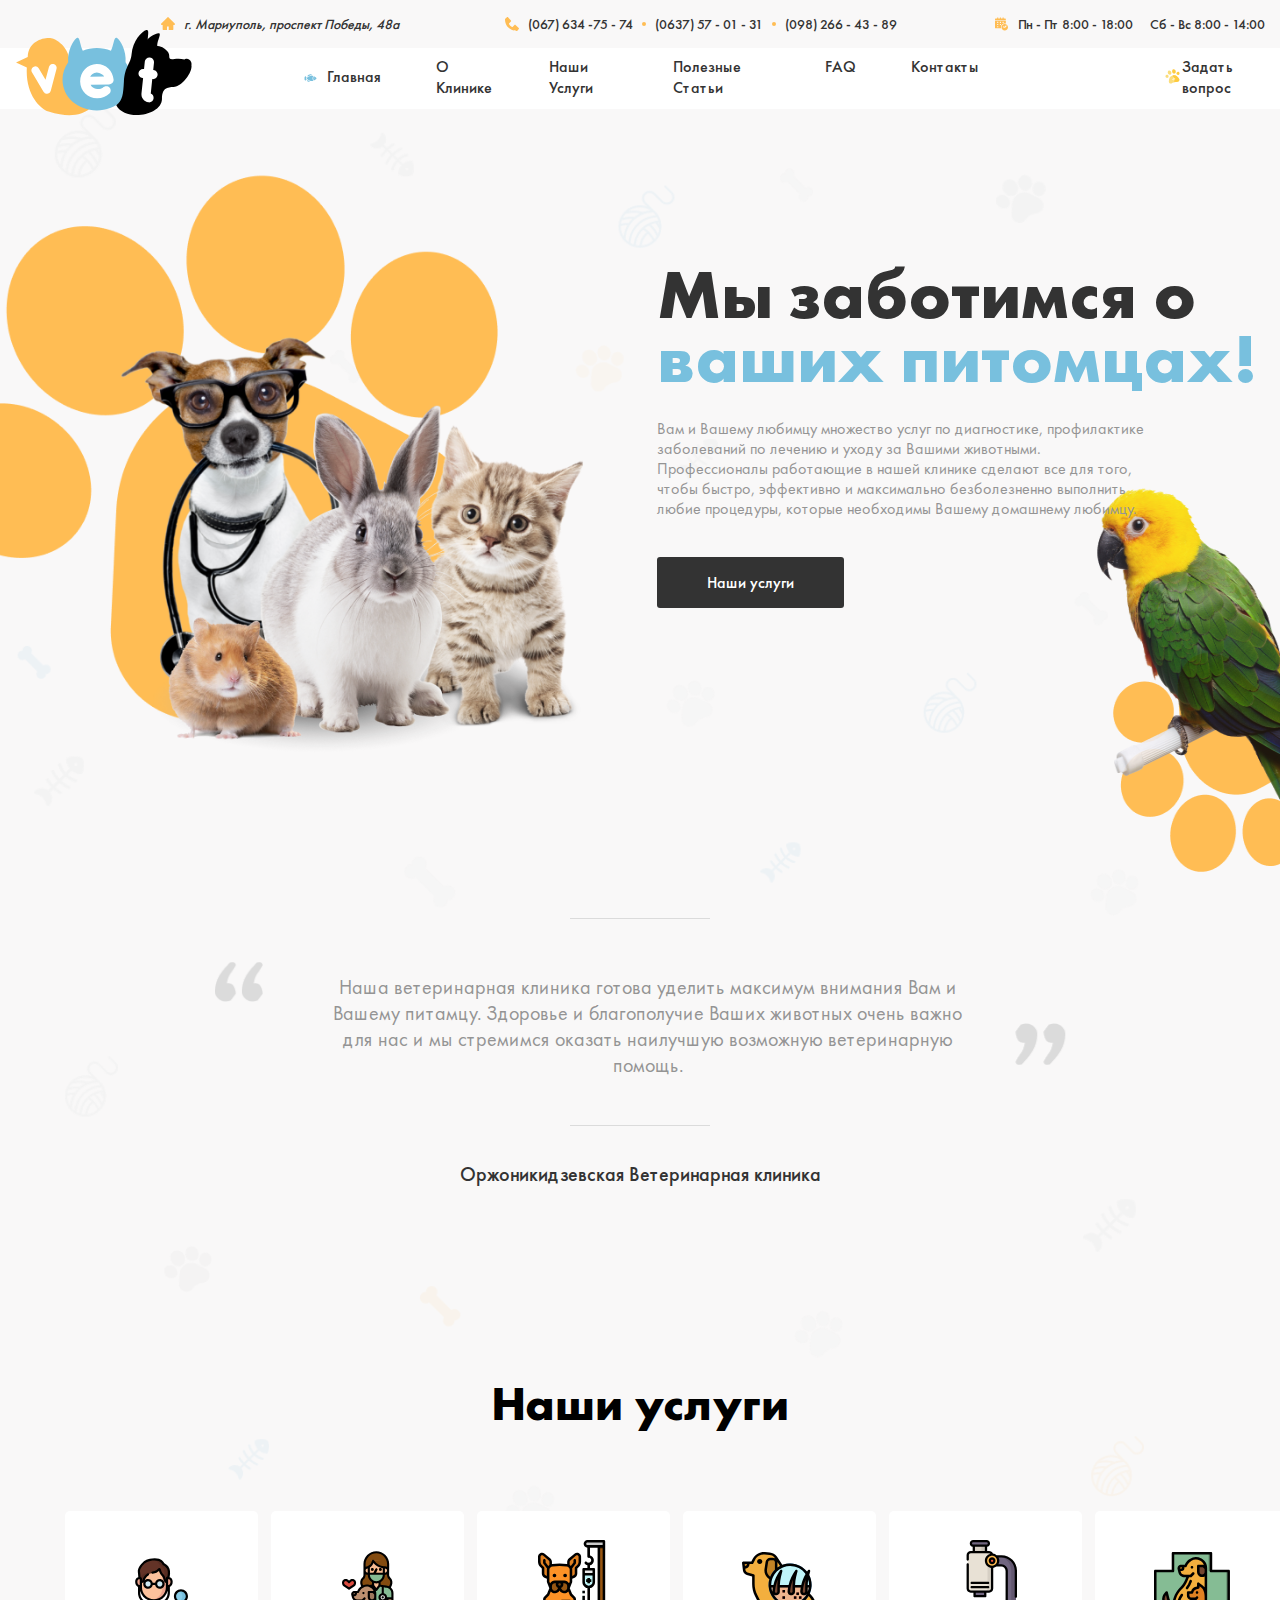
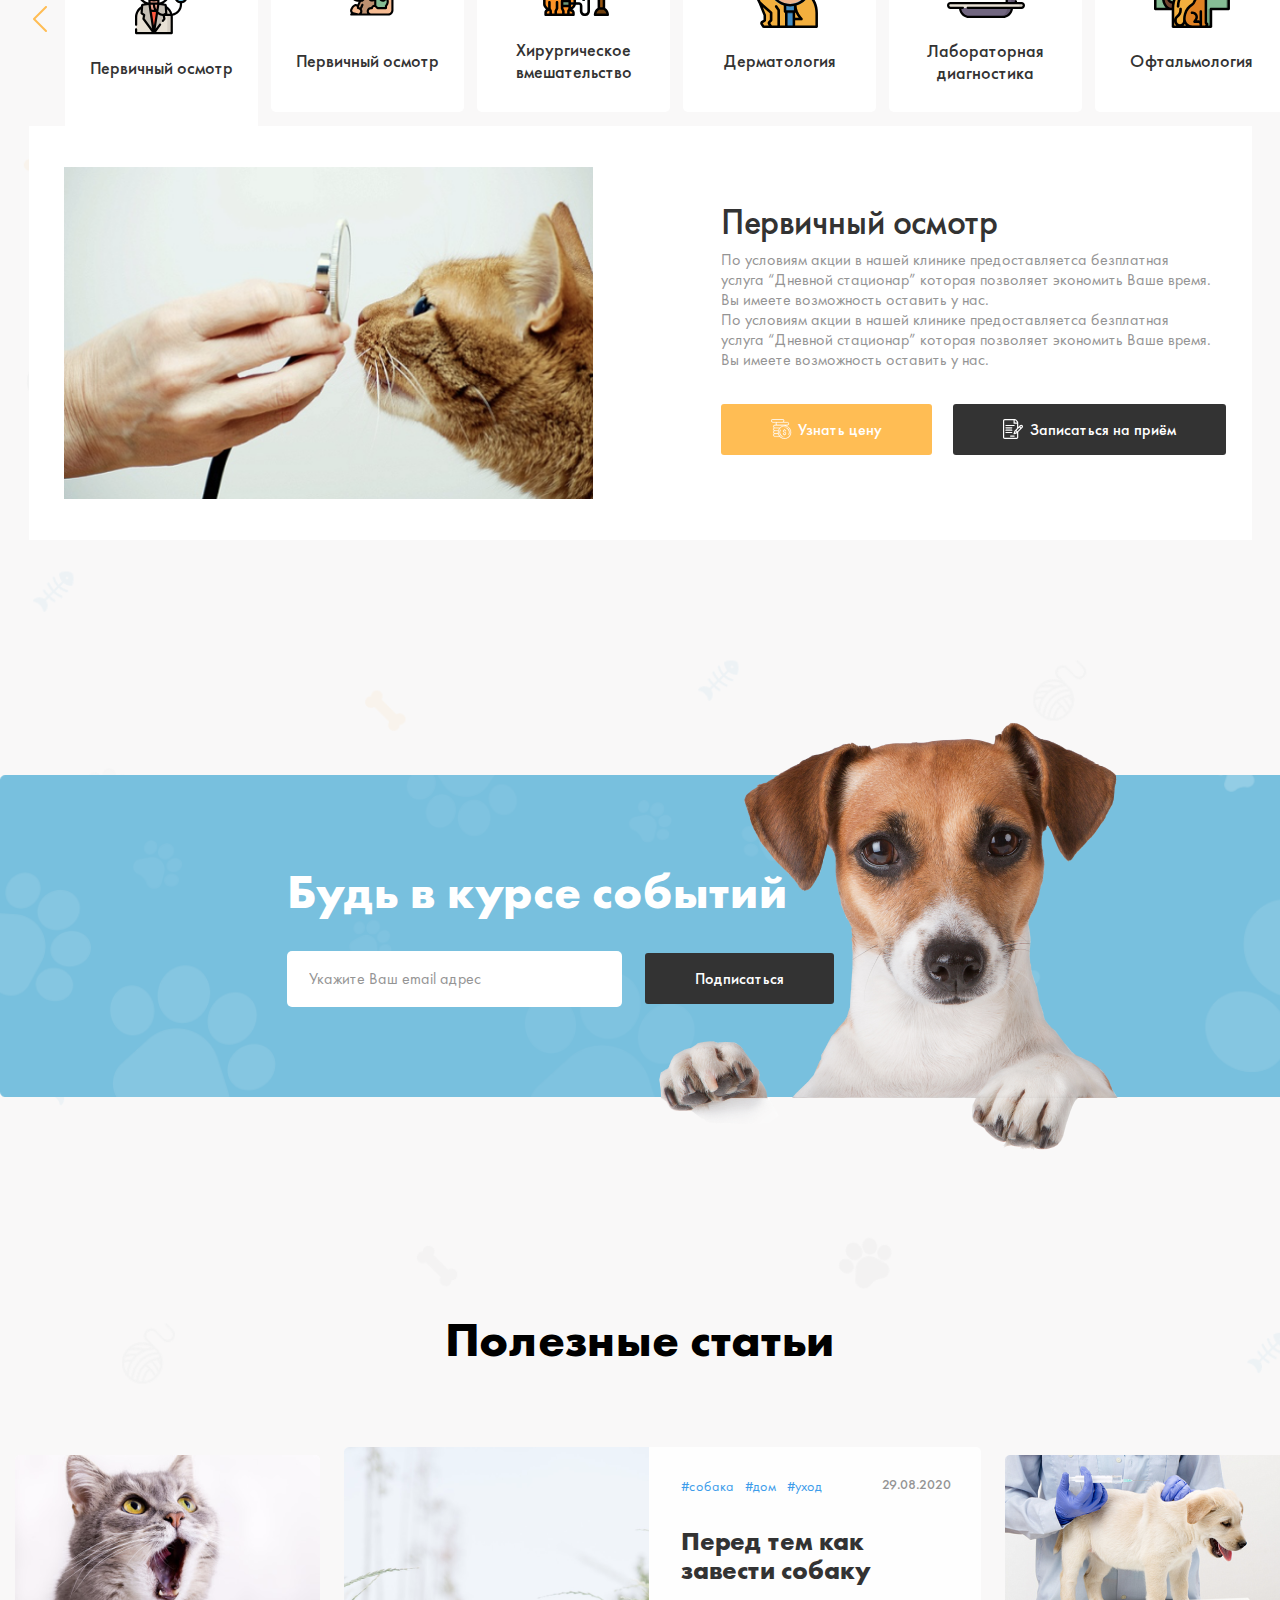
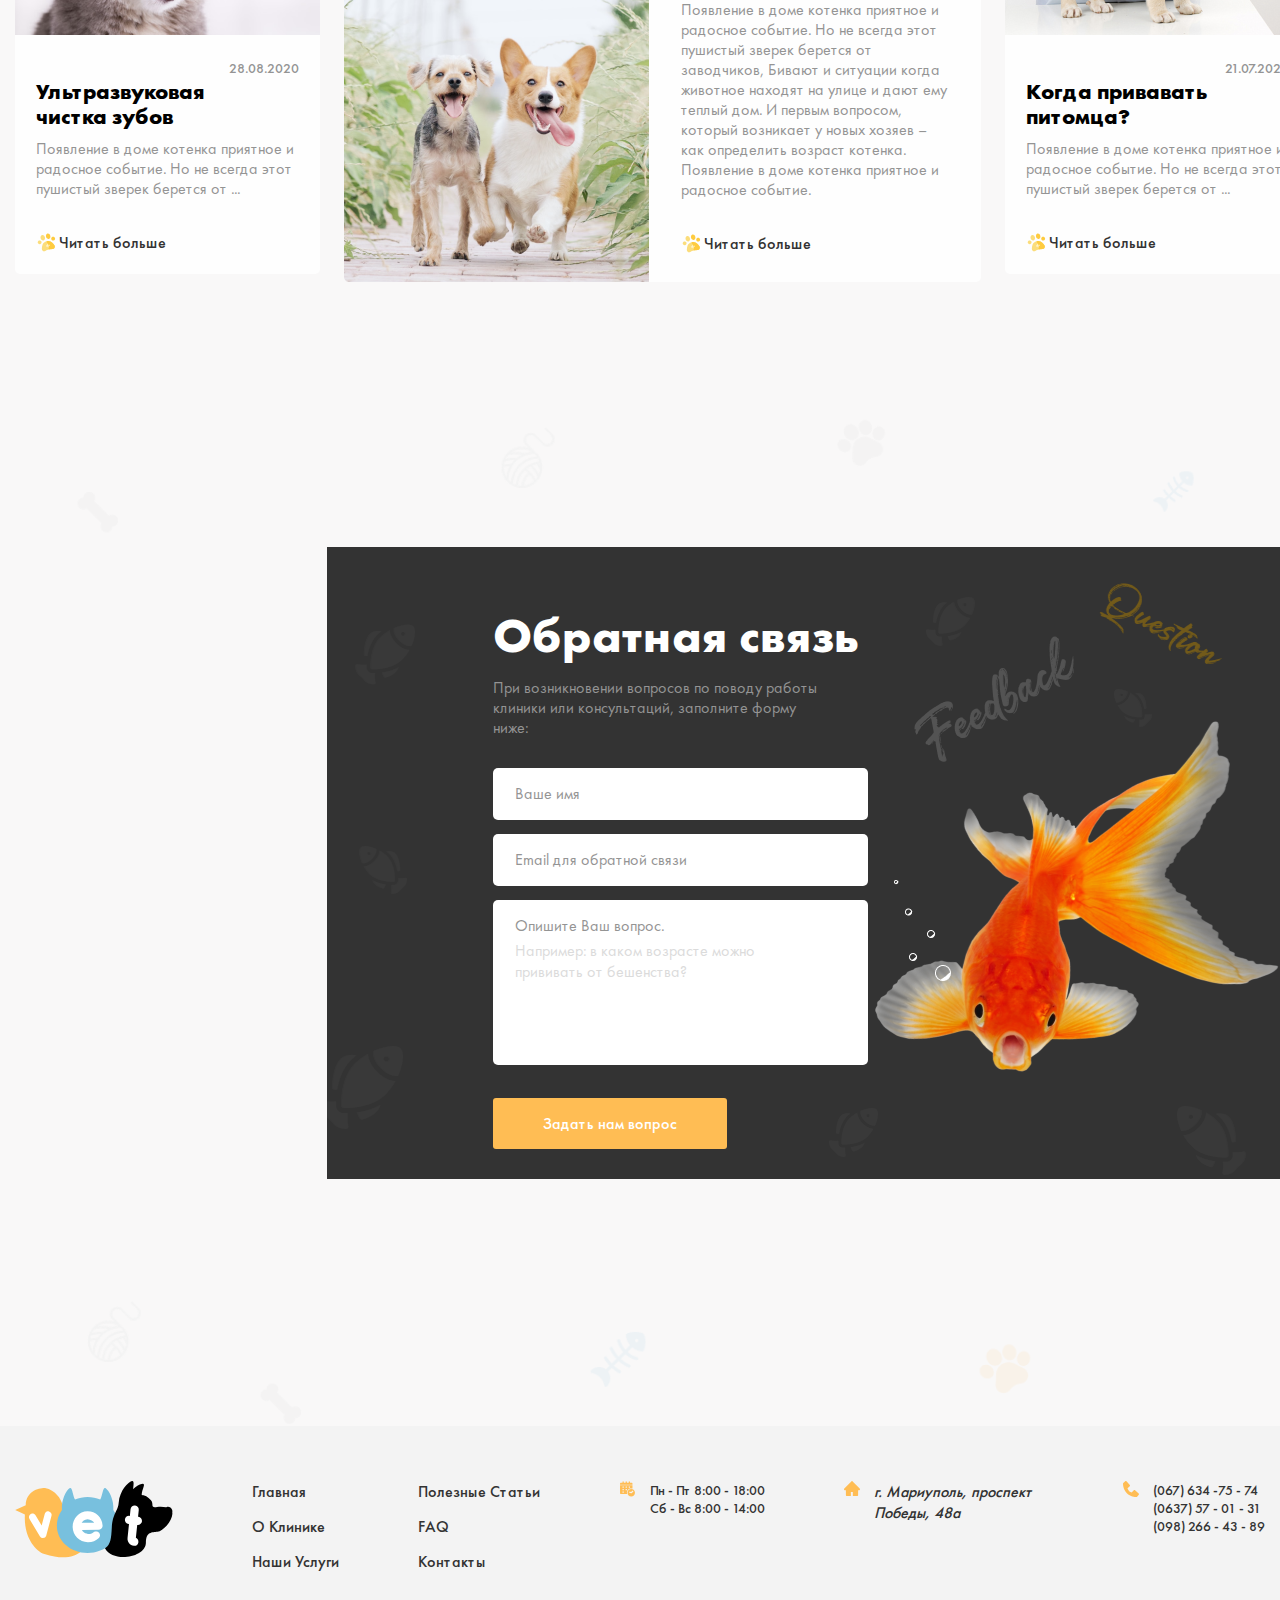
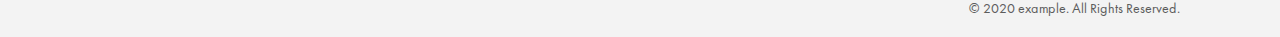
<file: index.html>
<!DOCTYPE html>
<html lang="en">

<head>
  <meta charset="UTF-8" />
  <meta http-equiv="X-UA-Compatible" content="IE=edge" />
  <meta name="viewport" content="width=device-width, initial-scale=1.0" />
  <title>home_pg</title>
  <link rel="stylesheet" href="./css/fonts.css">
  <link rel="stylesheet" href="sass/main.css" />
</head>

<body>
  <header class="header">
    <div class="container">
      <div class="header_box">
        <address class="address">г. Мариуполь, проспект Победы, 48а</address>
        <ul class="tell">
          <li class="tell_item"><a href="tel:(067)634-75-74" class="tell_link">(067) 634 -75 - 74</a></li>
          <li class="tell_item"><a href="tel:(0637)5701-31" class="tell_link">(0637) 57 - 01 - 31</a></li>
          <li class="tell_item"><a href="tel:(098)266-43-89" class="tell_link">(098) 266 - 43 - 89</a></li>
        </ul>
        <div class="time_div">
          <p class="main_time">Пн - Пт 8:00 - 18:00</p>
          <p class="main_time">Сб - Вс 8:00 - 14:00</p>
        </div>
      </div>
    </div>
    <nav class="nav">
      <div class="container">
        <a class="logo_link" href="#">
          <img class="logo_img" src="././images/logo.svg" alt="logo" width="178" height="86">
        </a>

        <ul class="list_nav">
          <li class="list_nav_item"><a href="index.html" class="list_nav_link">Главная</a></li>
          <li class="list_nav_item"><a href="about.html" class="list_nav_link">О Клинике</a></li>
          <li class="list_nav_item"><a href="services.html" class="list_nav_link">Наши Услуги</a></li>
          <li class="list_nav_item"><a href="blog.html" class="list_nav_link">Полезные Статьи</a></li>
          <li class="list_nav_item"><a href="FAQ.html" class="list_nav_link">FAQ</a></li>
          <li class="list_nav_item"><a href="contact.html" class="list_nav_link">Контакты</a></li>
          <li class="list_nav_item"><a href="popup.html" class="list_nav_link">Задать вопрос</a></li>
        </ul>
    </nav>
    </div>
  </header>
  <main class="main">
    <section class="section_intro">
      <div class="container">

        <div class="left_box">
          <h1 class="first__heading">
            Мы заботимся о <span class="blue_heading">
              ваших питомцах!
            </span>
          </h1>
          <p class="head__text">
            Вам и Вашему любимцу множество услуг по диагностике, профилактике заболеваний по лечению и уходу за Вашими
            животными. Профессионалы работающие в нашей клинике сделают все для того, чтобы быстро, эффективно и
            максимально безболезненно выполнить любие процедуры, которые необходимы Вашему домашнему любимцу.
          </p>
          <a class="btn btn__dark" href="#">Наши услуги</a>
        </div>

      </div>
    </section>

    <div class="blockquote_div">
      <hr class="dash">
      <blockquote class="blockquote">
        Наша ветеринарная клиника готова уделить максимум внимания Вам и Вашему питамцу. Здоровье и благополучие Ваших
        животных очень важно для нас и мы стремимся оказать наилучшую возможную ветеринарную помощь.</blockquote>
      <hr class="dash">

      <p class="text_piece">Оржоникидзевская Ветеринарная клиника</p>
    </div>
    <section class="section_service">
      <div class="container">
        <h2 class="secondary__heading  secondary__heading__dark">Наши услуги</h2>

        <div class="service_top">

          <button class="button__strelka">
            <img class="strelka__left" src="./images/strelka.svg" width="14" height="26" alt="">
          </button>
          <ul class="service">
            <li class="service_item">
              <a href="#" class="service_link">Первичный осмотр</a></li>
            <li class="service_item">

              <a href="#" class="service_link">Первичный осмотр</a></li>
            <li class="service_item">

              <a href="#" class="service_link">Хирургическое вмешательство</a></li>
            <li class="service_item">
              <a href="#" class="service_link">Дерматология</a></li>
            <li class="service_item">
              <a href="#" class="service_link">Лабораторная диагностика</a></li>
            <li class="service_item">
              <a href="#" class="service_link">Офтальмология</a></li>
          </ul>
          <button class="button__strelka">
            <img class="strelka__right" src="./images/strelka.svg" width="14" height="26" alt="">
          </button>
        </div>
        <div class="service_bottom">
          <div class="service_bottom_right">
            <h3 class="third__heading">
              Первичный осмотр
            </h3>
            <p class="head__text head__text__dark ">По условиям акции в нашей клинике предоставляетса безплатная услуга
              “Дневной стационар” которая позволяет экономить Ваше время. Вы имеете возможность оставить у нас.</p>

            <p class="head__text  head__text__dark">По условиям акции в нашей клинике предоставляетса безплатная услуга
              “Дневной стационар” которая позволяет экономить Ваше время. Вы имеете возможность оставить у нас.</p>

            <div class="buttons">
              <a class="btn btn__orange" href="#">Узнать цену</a>
              <a class="btn btn__dark" href="#">Записаться на приём</a>
            </div>
          </div>
        </div>


      </div>
    </section>
    <section class="section_join">

      <div class="div">
        <h2 class="secondary__heading secondary__heading__white">
          Будь в курсе событий
        </h2>
        <input type="email" placeholder="Укажите Ваш email адрес" name="email" required>

        <a class="btn btn__dark" href="#">Подписаться</a>
      </div>
    </section>
    <section class="section_article">
      <div class="container">
        <h2 class="secondary__heading secondary__heading__dark">
          Полезные статьи
        </h2>
        <div class="section_article_cards">

          <div class="card">
            <div class="in_card">
              <span class="time">28.08.2020</span>
              <h3 class="title">Ультразвуковая чистка зубов</h3>
              <p class="head__text">Появление в доме котенка приятное и радосное событие. Но не всегда этот пушистый
                зверек берется от ...</p>
              <a class="read_more" href="#">Читать больше</a>
            </div>
          </div>
          <div class="middle_card">
            <div class="in_middle_card">
              <p class="needs">
                <span class="needs_letter">#собака</span>
                <span class="needs_letter">#дом</span>
                <span class="needs_letter">#уход</span>
              </p>
              <span class="time">29.08.2020</span>
              <h3 class="title">Перед тем как завести собаку</h3>
              <p class="head__text ">
                Появление в доме котенка приятное и радосное событие. Но не всегда этот пушистый зверек берется от
                заводчиков, Бивают и ситуации когда животное находят на улице и дают ему теплый дом. И первым вопросом,
                который возникает у новых хозяев – как определить возраст котенка. Появление в доме котенка приятное и
                радосное событие.
              </p>
              <a class="read_more" href="#">Читать больше</a>
            </div>


          </div>
          <div class="card">
            <div class="in_card">
              <span class="time">21.07.2020</span>
              <h3 class="title">Когда привавать питомца?</h3>
              <p class="head__text">Появление в доме котенка приятное и радосное событие. Но не всегда этот пушистый
                зверек берется от ...</p>
              <a class="read_more" href="#">Читать больше</a>
            </div>
          </div>
        </div>
      </div>
    </section>
    <section class="section_map">
      <iframe class="iframe_map"
        src="https://www.google.com/maps/embed?pb=!1m18!1m12!1m3!1d292567.2554734223!2d16.190710864272337!3d49.879885529978786!2m3!1f0!2f0!3f0!3m2!1i1024!2i768!4f13.1!3m3!1m2!1s0x0%3A0xa5f5b9fe7a560c07!2zTWFyacOhbnNrw6EgSG9yYQ!5e0!3m2!1sru!2s!4v1630091716793!5m2!1sru!2s"
        width="600" height="450" style="border:0;" allowfullscreen="" loading="lazy"></iframe>
      <div class="section_map_right">
        <h2 class="secondary__heading secondary__heading__white">Обратная связь</h2>
        <p class="head__text ">При возникновении вопросов по поводу работы клиники или консультаций, заполните форму
          ниже:</p>

        <form action="http://echo.htmlAcademy.ru">
          <input class="input" type="text" placeholder="Ваше имя" name="name" required>
          <input class="input" type="email" placeholder="Email для обратной связи" name="email" required>

          <label class="label" for="text">Опишите Ваш вопрос.</label>
          <textarea class="textarea" placeholder="Например: в каком возрасте можно прививать от бешенства?" name="node"
            id="text"></textarea>

          <button class="btn btn__orange" type="submit">Задать нам вопрос</button>
        </form>



      </div>

    </section>
  </main>
  <footer class="footer">
    <div class="container">
      <a class="logo_link" href="#">
        <img class="logo_img" src="././images/logo.svg" alt="logo" width="178" height="86">
      </a>
      <ul class="footer_list">
        <li class="footer_list_item"><a href="index.html" class="footer_list_link">Главная</a></li>
        <li class="footer_list_item"><a href="about.html" class="footer_list_link">О Клинике</a></li>
        <li class="footer_list_item"><a href="services.html" class="footer_list_link">Наши Услуги</a></li>
      </ul>
      <ul class="footer_list">
        <li class="footer_list_item"><a href="blog.html" class="footer_list_link">Полезные Статьи</a></li>
        <li class="footer_list_item"><a href="FAQ.html" class="footer_list_link">FAQ</a></li>
        <li class="footer_list_item"><a href="contact.html" class="footer_list_link">Контакты</a></li>

      </ul>
      <div class="time">
        <div>
          <p class="time_text">Пн - Пт 8:00 - 18:00</p>
          <p class="time_text">Сб - Вс 8:00 - 14:00</p>
        </div>
      </div>

      <div class="address_div">

        <address class="address">г. Мариуполь, проспект Победы, 48а</address>

      </div>

      <ul class="tell">
        <li class="tell_item"><a href="tel:(067)634-75-74" class="tell_link">(067) 634 -75 - 74</a></li>
        <li class="tell_item"><a href="tel:(0637)5701-31" class="tell_link">(0637) 57 - 01 - 31</a></li>
        <li class="tell_item"><a href="tel:(098)266-43-89" class="tell_link">(098) 266 - 43 - 89</a></li>
      </ul>
    </div>
    <span class="information">© 2020 example. All Rights Reserved.</span>
  </footer>
</body>

</html>
</file>
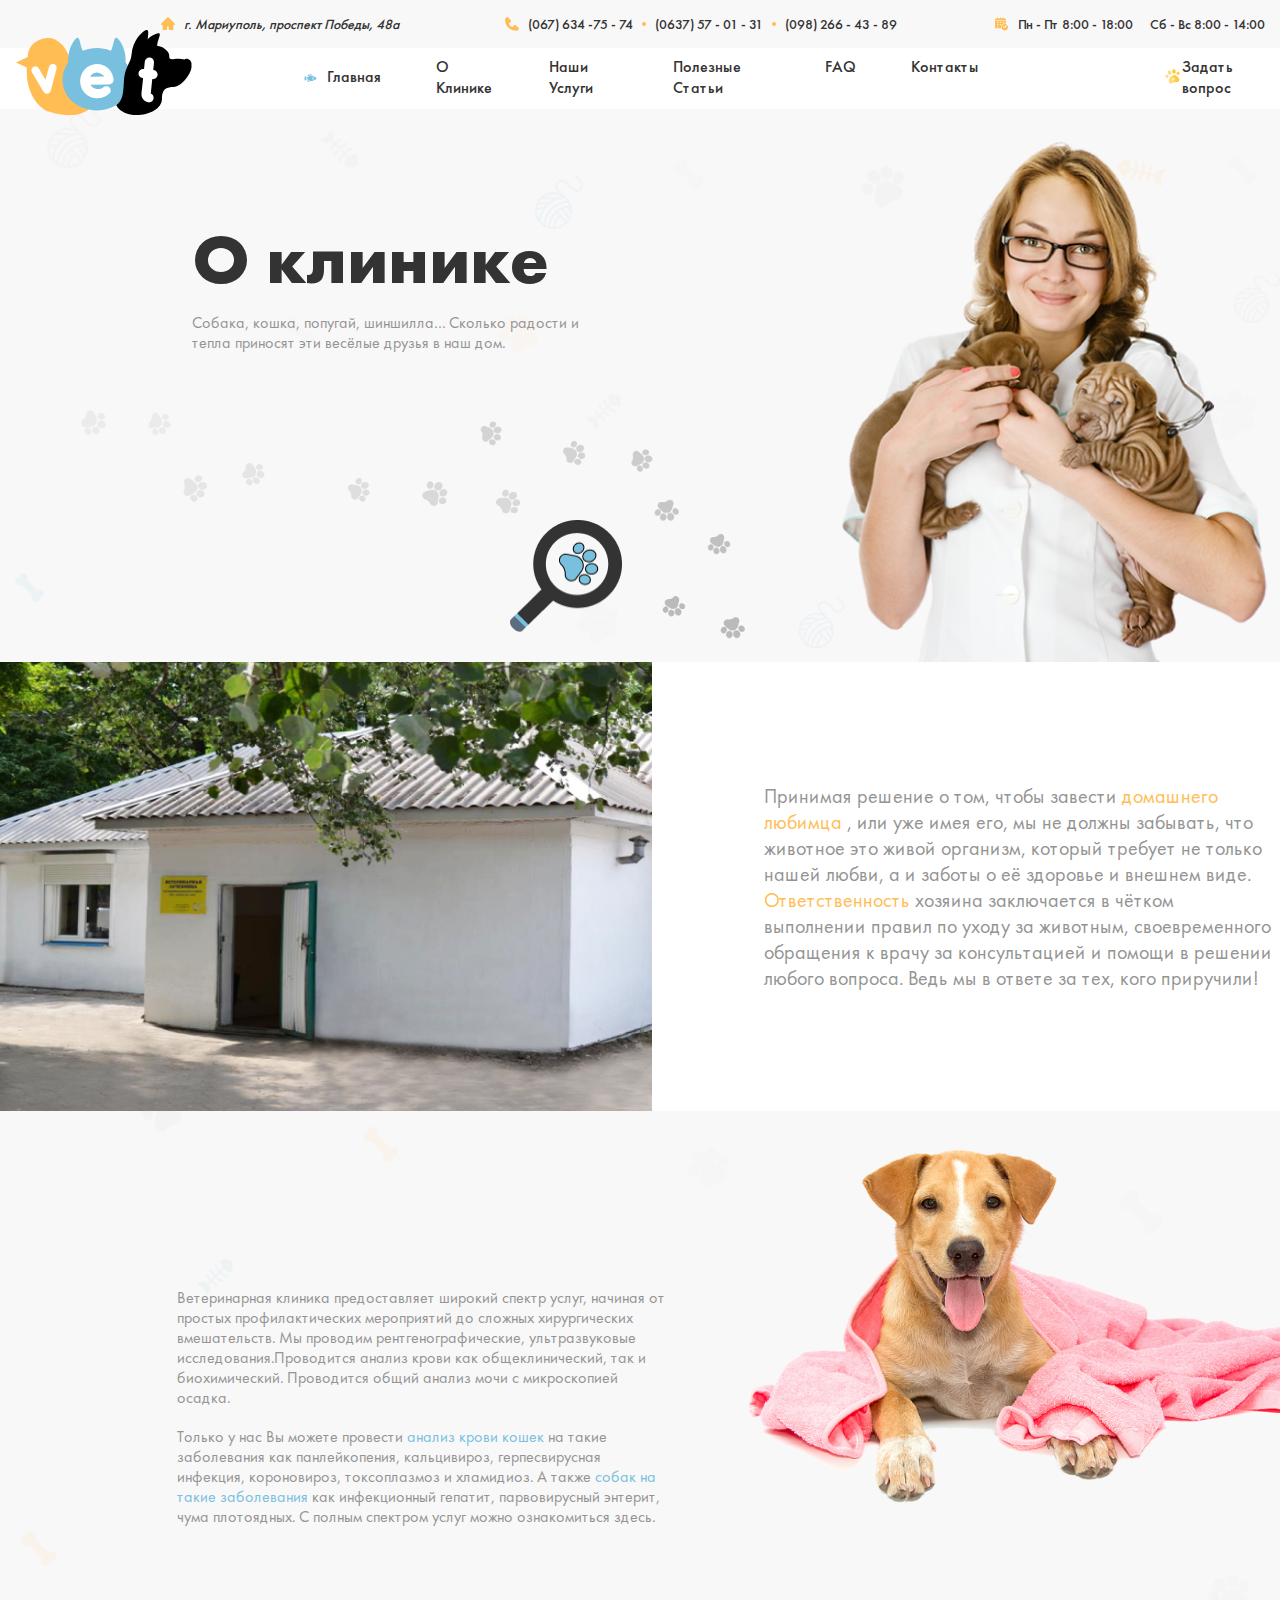
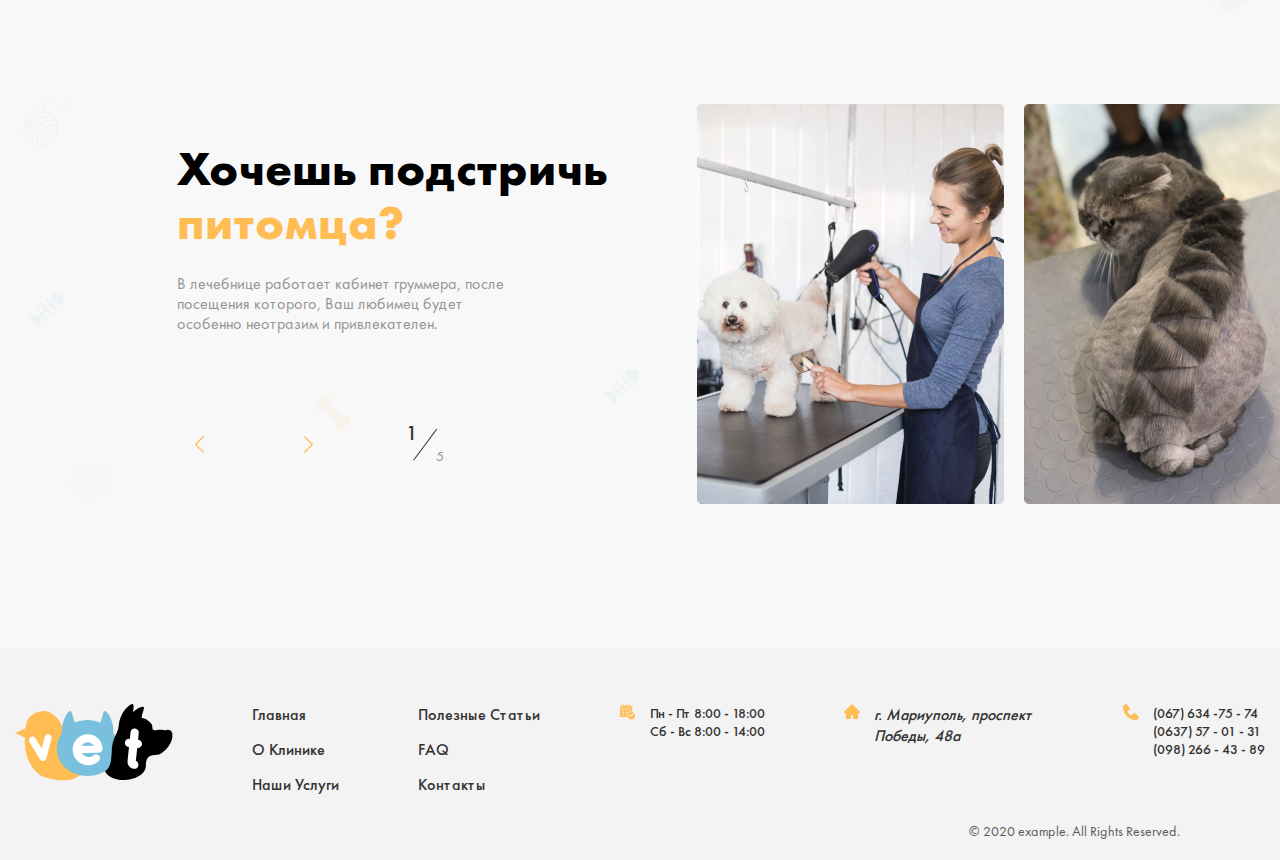
<file: about.html>
<!DOCTYPE html>
<html lang="en">
<head>
    <meta charset="UTF-8">
    <meta http-equiv="X-UA-Compatible" content="IE=edge">
    <meta name="viewport" content="width=device-width, initial-scale=1.0">
    <title>about_pg</title>
    <link rel="stylesheet" href="./css/fonts.css">
     <link rel="stylesheet" href="sass/main.css" />
</head>
<body>
           <header class="header">
<div class="container">
  <div class="header_box">
    <address class="address">г. Мариуполь, проспект Победы, 48а</address>
    <ul class="tell">
      <li class="tell_item"><a href="tel:(067)634-75-74" class="tell_link">(067) 634 -75 - 74</a></li>
      <li class="tell_item"><a href="tel:(0637)5701-31" class="tell_link">(0637) 57 - 01 - 31</a></li>
      <li class="tell_item"><a href="tel:(098)266-43-89" class="tell_link">(098) 266 - 43 - 89</a></li>
    </ul>
    <div class="time_div">
      <p class="main_time">Пн - Пт 8:00 - 18:00</p>
      <p class="main_time">Сб - Вс 8:00 - 14:00</p>
    </div>
  </div>
  </div>
  <nav class="nav">
    <div class="container">
    <a class="logo_link" href="#" >
      <img class="logo_img" src="././images/logo.svg" alt="logo" width="178" height="86" >
    </a>

    <ul class="list_nav">
      <li class="list_nav_item"><a href="./index.html" class="list_nav_link">Главная</a></li>
      <li class="list_nav_item"><a href="./about.html" class="list_nav_link">О Клинике</a></li>
      <li class="list_nav_item"><a href="./services.html" class="list_nav_link">Наши Услуги</a></li>
      <li class="list_nav_item"><a href="./blog.html" class="list_nav_link">Полезные Статьи</a></li>
      <li class="list_nav_item"><a href="./FAQ.html" class="list_nav_link">FAQ</a></li>
      <li class="list_nav_item"><a href="./contact.html" class="list_nav_link">Контакты</a></li>
      <li class="list_nav_item"><a href="./popup.html" class="list_nav_link">Задать вопрос</a></li>
    </ul>
  </nav>
</div>
</header>
<main class="about_main">
<section class="about_section">
    <div class="about">
        <div class="container">
            <h2 class="complete__heading">О клинике</h2>
            <p class="head__text">Собака, кошка, попугай, шиншилла… Сколько радости и тепла приносят эти весёлые друзья в наш дом.</p>
        </div>
    </div>
    <div class="home">
        <img src="./images/home.png" alt="home" width="705" height="449" class="home_img">
        <p class="paragrof">Принимая решение о том, чтобы завести <span class="orange_text">домашнего любимца</span> , или уже имея его, мы не должны забывать, что животное это живой организм, который требует не только нашей любви, а и заботы о её здоровье и  внешнем виде.
            <span class="orange_text">Ответственность </span> хозяина заключается в чётком выполнении правил по уходу за животным, своевременного обращения к врачу за консультацией и помощи в решении любого вопроса. Ведь мы в ответе за тех, кого приручили!</p>
    </div>
    <div class="puppy">
        <div class="article">

            <p class="head__text">Ветеринарная клиника предоставляет широкий спектр услуг,  начиная от простых профилактических мероприятий до сложных хирургических вмешательств. Мы проводим рентгенографические, ультразвуковые исследования.Проводится  
            анализ крови как общеклинический, так и биохимический. Проводится общий анализ мочи с микроскопией осадка. </p>
            <p class="head__text">Только у нас Вы можете провести    <span class="blue_text">анализ крови кошек </span> на такие заболевания как панлейкопения, кальцивироз, герпесвирусная инфекция, короновироз, токсоплазмоз и хламидиоз. А также <span class="blue_text"> собак на такие заболевания </span> как инфекционный гепатит, парвовирусный энтерит, чума плотоядных. С полным спектром услуг можно ознакомиться здесь.</p>
        </div>
    </div>

    <div class="how_do_you_want">
      <div class="left">
        <h2 class="secondary__heading secondary__heading__dark">Хочешь подстричь   <span  class="orange">питомца?</span></h2>
        <p class="head__text">В лечебнице работает кабинет груммера, после посещения которого, Ваш любимец будет особенно неотразим и привлекателен.</p>

        <div class="fivetoone">
          <button class="strelka">
            <img src="./images/strelka.svg" width="9" height="17" alt="strelka">
          </button>
             <button class="strelka strelka_left">
            <img src="./images/strelka.svg" width="9" height="17" alt="strelka">
          </button>

          <div class="pricefive">
            <span class="one">1</span>
            <hr class="dush">
            <span class="five">5</span>
          </div>

        </div>
      </div>
      <div class="right">
        <img class="dogs" src="./images/heardresser.png"  width="307" height="400" alt="img">
            <img class="dogs"
             src="./images/beautifulcat.png"  width="307" height="400" alt="img">
            <img class="dogs" src="./images/beautifuldog.png"  width="163" height="400" alt="img">
      </div>
    </div>



</section>
</main>
<footer class="footer">
  <div class="container">
     <a class="logo_link" href="#" >
      <img class="logo_img" src="././images/logo.svg" alt="logo" width="178" height="86" >
    </a>
     <ul class="footer_list">
      <li class="footer_list_item"><a href="index.html" class="footer_list_link">Главная</a></li>
      <li class="footer_list_item"><a href="about.html" class="footer_list_link">О Клинике</a></li>
      <li class="footer_list_item"><a href="services.html" class="footer_list_link">Наши Услуги</a></li></ul>
     <ul class="footer_list">
     <li class="footer_list_item"><a href="blog.html"class="footer_list_link">Полезные Статьи</a></li>
      <li class="footer_list_item"><a href="FAQ.html" class="footer_list_link">FAQ</a></li>
      <li class="footer_list_item"><a href="contact.html" class="footer_list_link">Контакты</a></li>

    </ul>
    <div class="time">
      <div>
        <p class="time_text">Пн - Пт 8:00 - 18:00</p>
        <p class="time_text">Сб - Вс 8:00 - 14:00</p>
      </div>
    </div>
     
<div class="address_div">
  
           <address class="address">г. Мариуполь, проспект Победы, 48а</address>
  
</div>

    <ul class="tell">
      <li class="tell_item"><a href="tel:(067)634-75-74" class="tell_link">(067) 634 -75 - 74</a></li>
      <li class="tell_item"><a href="tel:(0637)5701-31" class="tell_link">(0637) 57 - 01 - 31</a></li>
      <li class="tell_item"><a href="tel:(098)266-43-89" class="tell_link">(098) 266 - 43 - 89</a></li>
    </ul>
  </div>
  <span class="information">© 2020 example. All Rights Reserved.</span>
</footer>
    
</body>
</html>
</file>
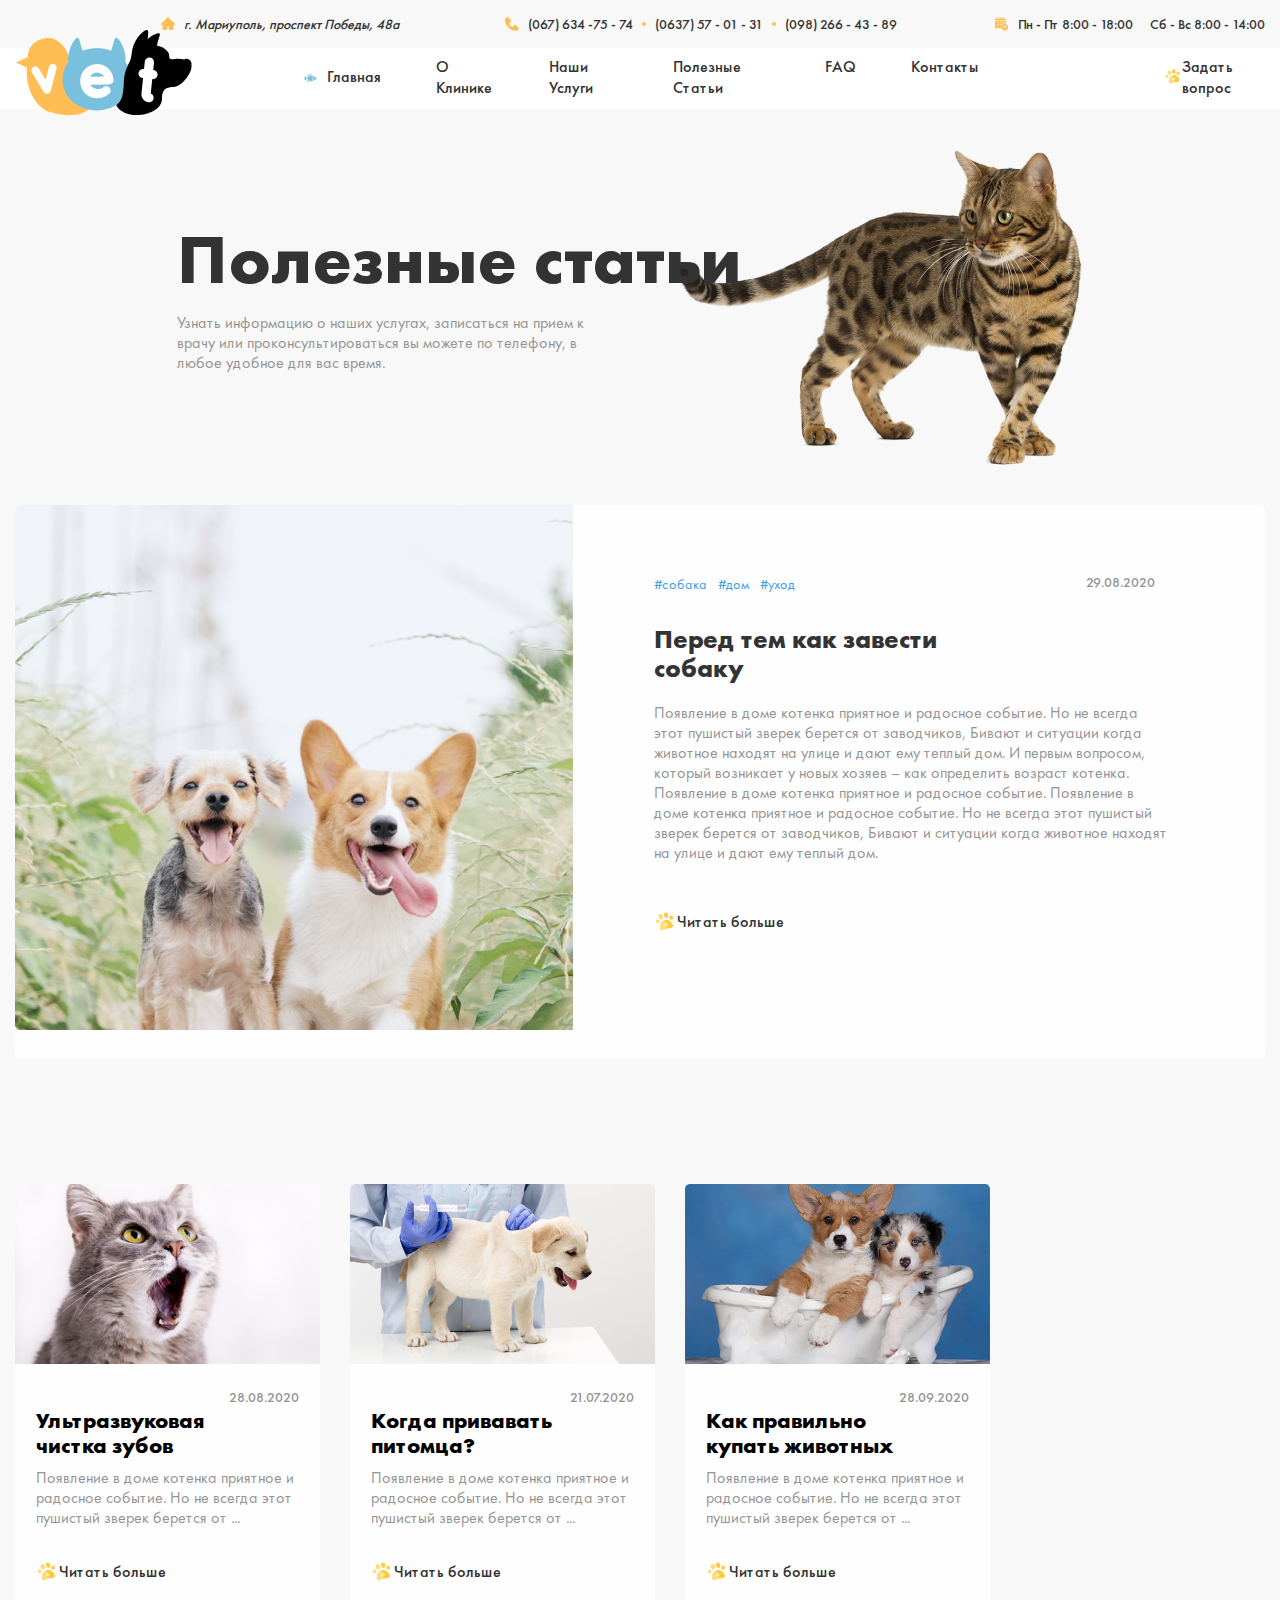
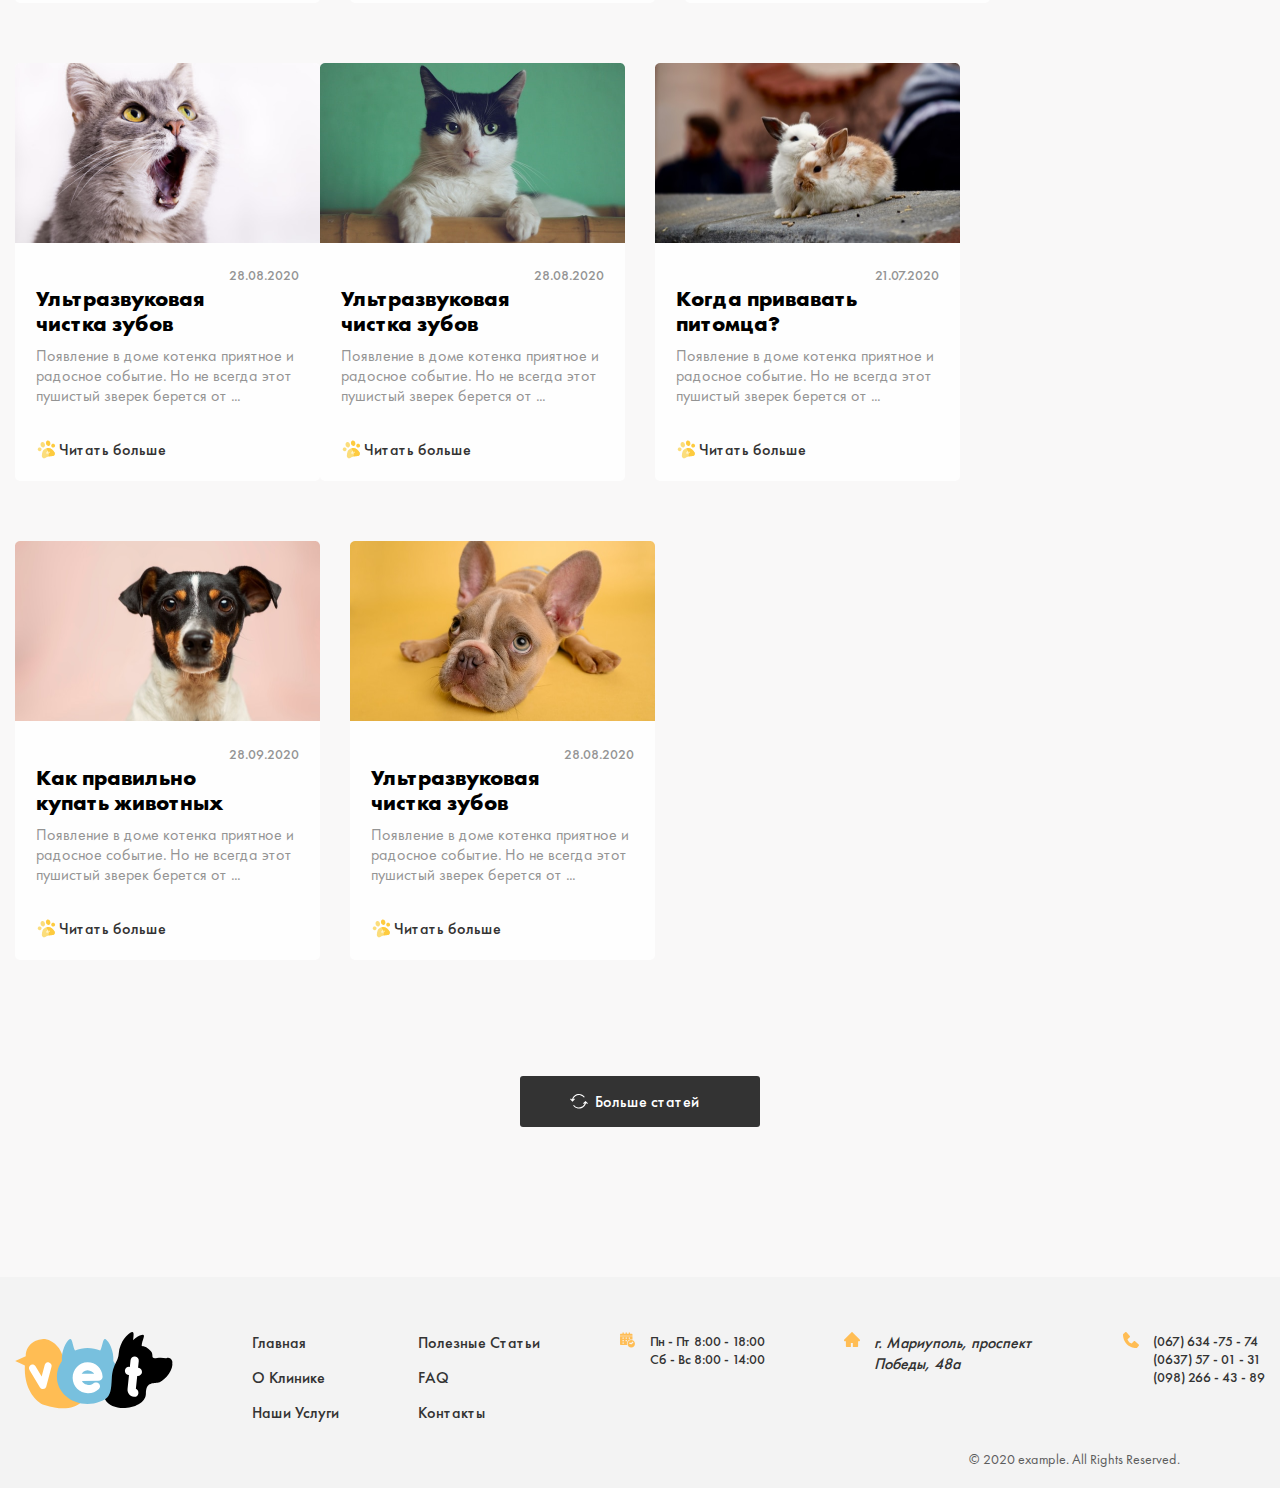
<file: blog.html>
<!DOCTYPE html>
<html lang="en">
<head>
    <meta charset="UTF-8">
    <meta http-equiv="X-UA-Compatible" content="IE=edge">
    <meta name="viewport" content="width=device-width, initial-scale=1.0">
    <title>blog</title>
    <link rel="stylesheet" href="./css/fonts.css">
    <link rel="stylesheet" href="./sass/main.css">
</head>
<body>
        <header class="header">
<div class="container">
  <div class="header_box">
    <address class="address">г. Мариуполь, проспект Победы, 48а</address>
    <ul class="tell">
      <li class="tell_item"><a href="tel:(067)634-75-74" class="tell_link">(067) 634 -75 - 74</a></li>
      <li class="tell_item"><a href="tel:(0637)5701-31" class="tell_link">(0637) 57 - 01 - 31</a></li>
      <li class="tell_item"><a href="tel:(098)266-43-89" class="tell_link">(098) 266 - 43 - 89</a></li>
    </ul>
    <div class="time_div">
      <p class="main_time">Пн - Пт 8:00 - 18:00</p>
      <p class="main_time">Сб - Вс 8:00 - 14:00</p>
    </div>
  </div>
  </div>
  <nav class="nav">
    <div class="container">
    <a class="logo_link" href="#" >
      <img class="logo_img" src="././images/logo.svg" alt="logo" width="178" height="86" >
    </a>

    <ul class="list_nav">
      <li class="list_nav_item"><a href="./index.html" class="list_nav_link">Главная</a></li>
      <li class="list_nav_item"><a href="./about.html" class="list_nav_link">О Клинике</a></li>
      <li class="list_nav_item"><a href="./services.html" class="list_nav_link">Наши Услуги</a></li>
      <li class="list_nav_item"><a href="blog.html" class="list_nav_link">Полезные Статьи</a></li>
      <li class="list_nav_item"><a href="./FAQ.html" class="list_nav_link">FAQ</a></li>
      <li class="list_nav_item"><a href="./contact.html" class="list_nav_link">Контакты</a></li>
      <li class="list_nav_item"><a href="./popup.html" class="list_nav_link">Задать вопрос</a></li>
    </ul>
  </nav>
</div>
</header>
<main class="blog_main">
    <section class="blog_section">
       
             <div class="blog">
                 <h2 class="complete__heading">Полезные статьи</h2>
                 <p class="head__text">Узнать информацию о наших услугах, записаться на прием к врачу или проконсультироваться вы можете по телефону, в любое удобное для вас время.</p>
             </div>
            
     
    </section>
      <div class="container article">
        <section class="section_card">
          <div class="article">
              <p class="needs">
                <span class="needs_letter">#собака</span>
                  <span class="needs_letter">#дом</span>
                    <span class="needs_letter">#уход</span>
              </p>
               <span class="time">29.08.2020</span>
               <h3 class="title">Перед тем как завести собаку</h3>
               <p class="head__text ">
                Появление в доме котенка приятное и радосное событие. Но не всегда этот пушистый зверек берется от заводчиков, Бивают и ситуации когда животное находят на улице и дают ему теплый дом. И первым вопросом, который возникает у новых хозяев – как определить возраст котенка. Появление в доме котенка приятное и радосное событие. Появление в доме котенка приятное и радосное событие. Но не всегда этот пушистый зверек берется от заводчиков, Бивают и ситуации когда животное находят на улице и дают ему теплый дом.
               </p>
                <a class="read_more" href="#">Читать больше</a>
         </div>
        </section>
      </div>

    <section class="section_cards">
<div class="container">
             <div class="cards">
            <div class="card" >
                <div class="in_card">
                <span class="time">28.08.2020</span>
                <h3 class="title">Ультразвуковая чистка зубов</h3>
                <p class="head__text">Появление в доме котенка приятное и радосное событие. Но не всегда этот пушистый зверек берется от ...</p>
                 <a class="read_more" href="#">Читать больше</a>
                </div>
            </div>
    
            <div class="card" >
              <div class="in_card">
                <span class="time">21.07.2020</span>
                <h3 class="title">Когда привавать питомца?</h3>
                <p class="head__text">Появление в доме котенка приятное и радосное событие. Но не всегда этот пушистый зверек берется от ...</p>
                <a class="read_more" href="#">Читать больше</a>
              </div>
            </div>
    
             <div class="card" >
              <div class="in_card">
                <span class="time">28.09.2020</span>
                <h3 class="title">Как правильно купать животных</h3>
                <p class="head__text">Появление в доме котенка приятное и радосное событие. Но не всегда этот пушистый зверек берется от ...</p>
                <a class="read_more" href="#">Читать больше</a>
              </div>
              </div>
    
            <div class="card" >
                <div class="in_card">
                <span class="time">28.08.2020</span>
                <h3 class="title">Ультразвуковая чистка зубов</h3>
                <p class="head__text">Появление в доме котенка приятное и радосное событие. Но не всегда этот пушистый зверек берется от ...</p>
                 <a class="read_more" href="#">Читать больше</a>
                </div>
            </div>
    
              <div class="card" >
                  <div class="in_card">
                <span class="time">28.08.2020</span>
                <h3 class="title">Ультразвуковая чистка зубов</h3>
                <p class="head__text">Появление в доме котенка приятное и радосное событие. Но не всегда этот пушистый зверек берется от ...</p>
                 <a class="read_more" href="#">Читать больше</a>
                </div>
            </div>
    
             <div class="card" >
              <div class="in_card">
                <span class="time">21.07.2020</span>
                <h3 class="title">Когда привавать питомца?</h3>
                <p class="head__text">Появление в доме котенка приятное и радосное событие. Но не всегда этот пушистый зверек берется от ...</p>
                <a class="read_more" href="#">Читать больше</a>
              </div>
            </div>
    
             <div class="card" >
                <div class="in_card">
                <span class="time">28.09.2020</span>
                <h3 class="title">Как правильно купать животных</h3>
                <p class="head__text">Появление в доме котенка приятное и радосное событие. Но не всегда этот пушистый зверек берется от ...</p>
                 <a class="read_more" href="#">Читать больше</a>
                </div>
            </div>
    
             <div class="card" >
                <div class="in_card">
                <span class="time">28.08.2020</span>
                <h3 class="title">Ультразвуковая чистка зубов</h3>
                <p class="head__text">Появление в доме котенка приятное и радосное событие. Но не всегда этот пушистый зверек берется от ...</p>
                 <a class="read_more" href="#">Читать больше</a>
                </div>
            </div>
            </div>

            <div class="button_div"><a class="btn btn__dark" href="#">Больше статей</a></div>
</div>
      
    </section>
    
</main>
<footer class="footer">
  <div class="container">
     <a class="logo_link" href="#" >
      <img class="logo_img" src="././images/logo.svg" alt="logo" width="178" height="86" >
    </a>
     <ul class="footer_list">
      <li class="footer_list_item"><a href="index.html" class="footer_list_link">Главная</a></li>
      <li class="footer_list_item"><a href="about.html" class="footer_list_link">О Клинике</a></li>
      <li class="footer_list_item"><a href="services.html" class="footer_list_link">Наши Услуги</a></li></ul>
     <ul class="footer_list">
     <li class="footer_list_item"><a href="blog.html"class="footer_list_link">Полезные Статьи</a></li>
      <li class="footer_list_item"><a href="FAQ.html" class="footer_list_link">FAQ</a></li>
      <li class="footer_list_item"><a href="contact.html" class="footer_list_link">Контакты</a></li>

    </ul>
    <div class="time">
      <div>
        <p class="time_text">Пн - Пт 8:00 - 18:00</p>
        <p class="time_text">Сб - Вс 8:00 - 14:00</p>
      </div>
    </div>
     
<div class="address_div">
  
           <address class="address">г. Мариуполь, проспект Победы, 48а</address>
  
</div>

    <ul class="tell">
      <li class="tell_item"><a href="tel:(067)634-75-74" class="tell_link">(067) 634 -75 - 74</a></li>
      <li class="tell_item"><a href="tel:(0637)5701-31" class="tell_link">(0637) 57 - 01 - 31</a></li>
      <li class="tell_item"><a href="tel:(098)266-43-89" class="tell_link">(098) 266 - 43 - 89</a></li>
    </ul>
  </div>
  <span class="information">© 2020 example. All Rights Reserved.</span>
</footer>
    
</body>
</html>
</file>
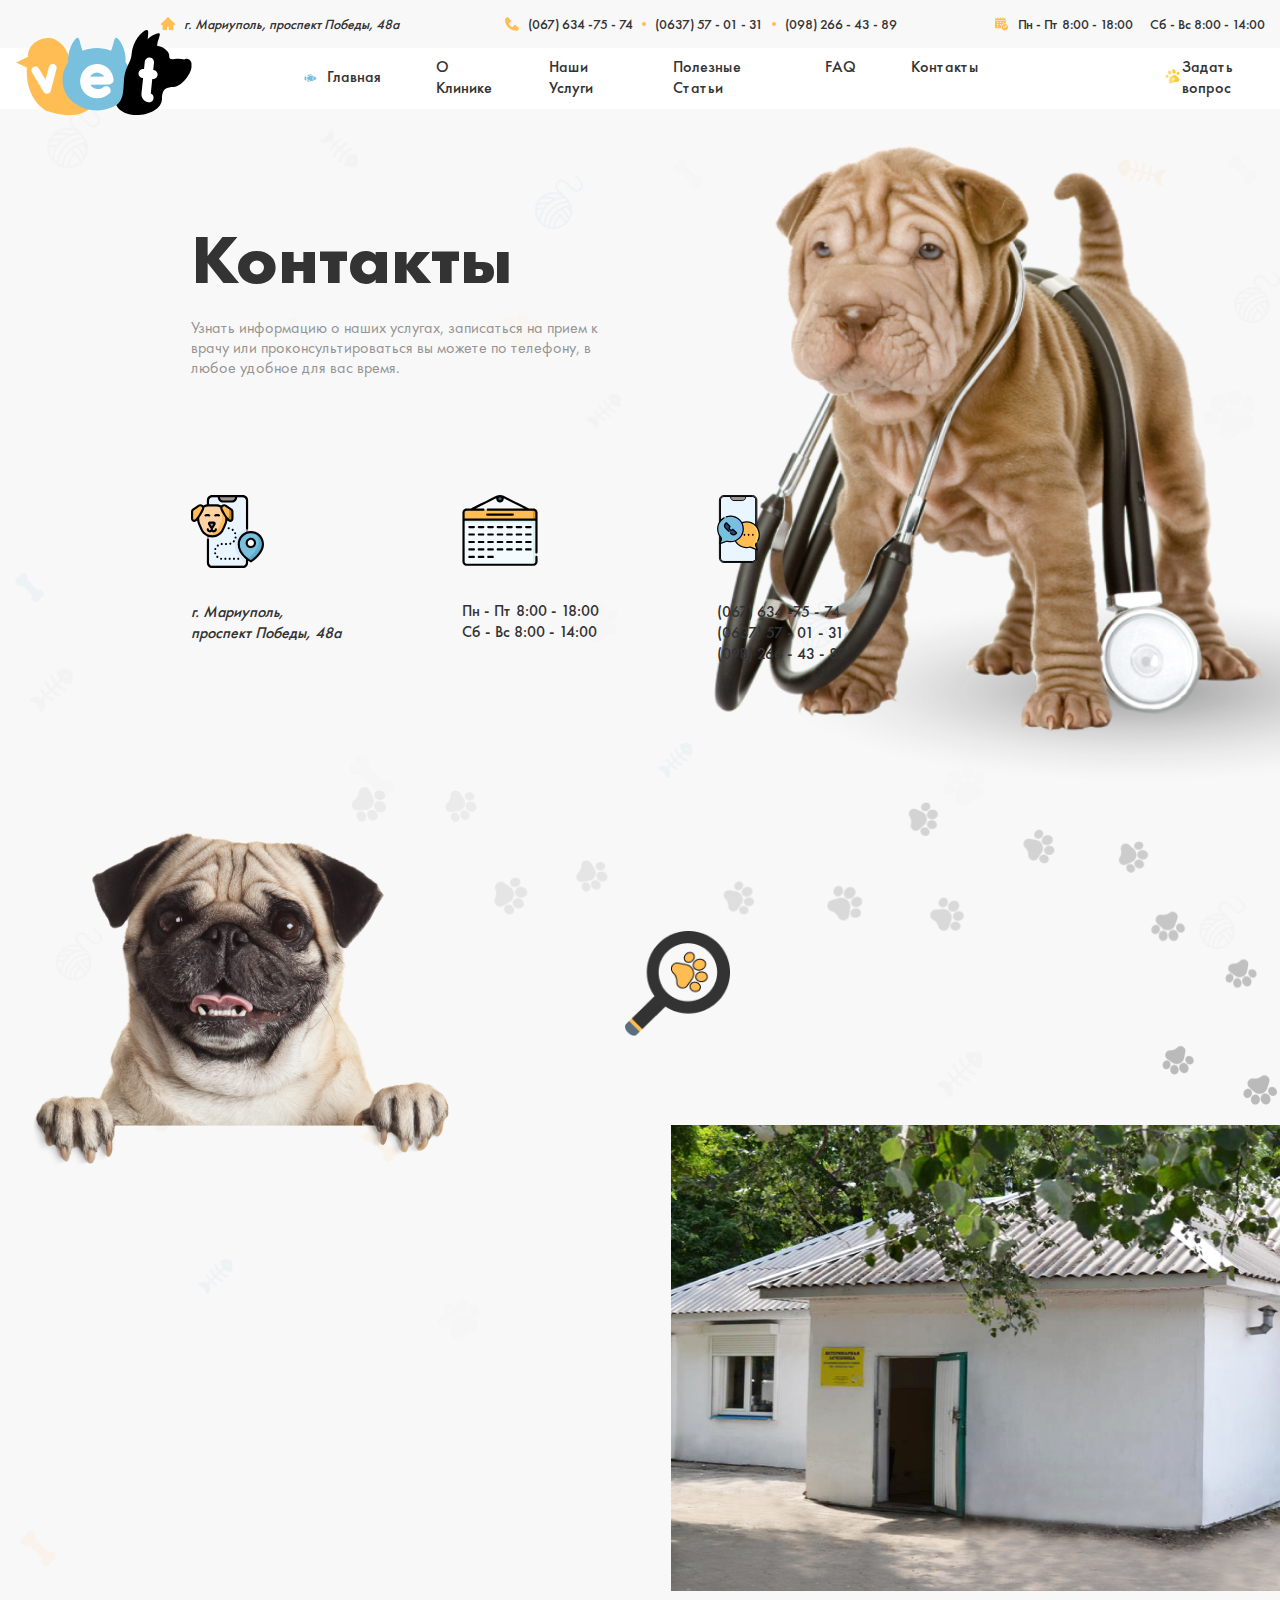
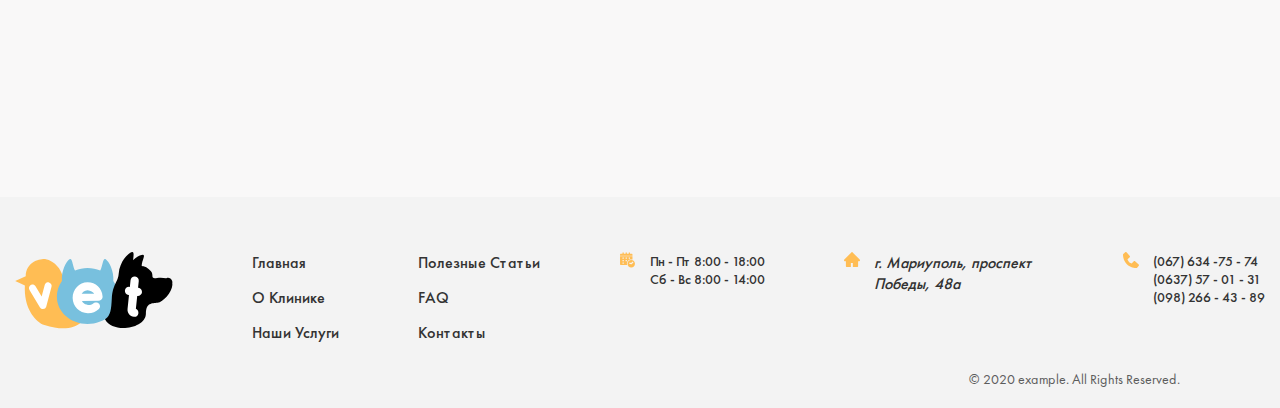
<file: contact.html>
<!DOCTYPE html>
<html lang="en">
<head>
    <meta charset="UTF-8">
    <meta http-equiv="X-UA-Compatible" content="IE=edge">
    <meta name="viewport" content="width=device-width, initial-scale=1.0">
    <title>contact_pg
    </title>
    <link rel="stylesheet" href="./css/fonts.css">
      <link rel="stylesheet" href="sass/main.css" />
</head>
<body>
       <header class="header">
<div class="container">
  <div class="header_box">
    <address class="address">г. Мариуполь, проспект Победы, 48а</address>
    <ul class="tell">
      <li class="tell_item"><a href="tel:(067)634-75-74" class="tell_link">(067) 634 -75 - 74</a></li>
      <li class="tell_item"><a href="tel:(0637)5701-31" class="tell_link">(0637) 57 - 01 - 31</a></li>
      <li class="tell_item"><a href="tel:(098)266-43-89" class="tell_link">(098) 266 - 43 - 89</a></li>
    </ul>
    <div class="time_div">
      <p class="main_time">Пн - Пт 8:00 - 18:00</p>
      <p class="main_time">Сб - Вс 8:00 - 14:00</p>
    </div>
  </div>
  </div>
  <nav class="nav">
    <div class="container">
    <a class="logo_link" href="#" >
      <img class="logo_img" src="././images/logo.svg" alt="logo" width="178" height="86" >
    </a>

    <ul class="list_nav">
      <li class="list_nav_item"><a href="index.html" class="list_nav_link">Главная</a></li>
      <li class="list_nav_item"><a href="about.html" class="list_nav_link">О Клинике</a></li>
      <li class="list_nav_item"><a href="services.html" class="list_nav_link">Наши Услуги</a></li>
      <li class="list_nav_item"><a href="blog.html" class="list_nav_link">Полезные Статьи</a></li>
      <li class="list_nav_item"><a href="FAQ.html" class="list_nav_link">FAQ</a></li>
      <li class="list_nav_item"><a href="contact.html" class="list_nav_link">Контакты</a></li>
      <li class="list_nav_item"><a href="popup.html" class="list_nav_link">Задать вопрос</a></li>
    </ul>
  </nav>
</div>
</header>
<main class="contact_main">
    <section class="section_contact">
      <div class="container">
          <h2 class="complete__heading" >Контакты</h2>
          <p class="head__text">Узнать информацию о наших услугах, записаться на прием к врачу или проконсультироваться вы можете по телефону, в любое удобное для вас время.</p>
          <div class="generall_box">
               <div class="address_box">
                   <address class="address">г. Мариуполь, проспект Победы, 48а</address>
               </div>
              <div class="time">
          <p class="time_text">Пн - Пт 8:00 - 18:00</p>
          <p class="time_text">Сб - Вс 8:00 - 14:00</p>
              </div>
               <ul class="tell">
          <li class="tell_item"><a href="tel:(067)634-75-74" class="tell_link">(067) 634 -75 - 74</a></li>
          <li class="tell_item"><a href="tel:(0637)5701-31" class="tell_link">(0637) 57 - 01 - 31</a></li>
          <li class="tell_item"><a href="tel:(098)266-43-89" class="tell_link">(098) 266 - 43 - 89</a></li>
              </ul>
          </div>
      </div>
     
    </section>
    <section class="home_map">
        <div class="home_map_box">
            <iframe class="iframe" src="https://www.google.com/maps/embed?pb=!1m18!1m12!1m3!1d4599.39256077214!2d34.69130283034531!3d49.629438781407075!2m3!1f0!2f0!3f0!3m2!1i1024!2i768!4f13.1!3m3!1m2!1s0x40d82500198ce3df%3A0x5cf2964c575ef6dd!2sSto%20Shynomontazh!5e0!3m2!1sru!2s!4v1630145914126!5m2!1sru!2s" width="600" height="450" style="border:0;" allowfullscreen="" loading="lazy"></iframe>
            <img src="images/home.png" width="769" height="466" alt="home">

        </div>
    </section>

</main>
<footer class="footer">
  <div class="container">
     <a class="logo_link" href="#" >
      <img class="logo_img" src="././images/logo.svg" alt="logo" width="178" height="86" >
    </a>
     <ul class="footer_list">
      <li class="footer_list_item"><a href="index.html" class="footer_list_link">Главная</a></li>
      <li class="footer_list_item"><a href="about.html" class="footer_list_link">О Клинике</a></li>
      <li class="footer_list_item"><a href="services.html" class="footer_list_link">Наши Услуги</a></li></ul>
     <ul class="footer_list">
     <li class="footer_list_item"><a href="blog.html"class="footer_list_link">Полезные Статьи</a></li>
      <li class="footer_list_item"><a href="FAQ.html" class="footer_list_link">FAQ</a></li>
      <li class="footer_list_item"><a href="contact.html" class="footer_list_link">Контакты</a></li>

    </ul>
    <div class="time">
      <div>
        <p class="time_text">Пн - Пт 8:00 - 18:00</p>
        <p class="time_text">Сб - Вс 8:00 - 14:00</p>
      </div>
    </div>
     
<div class="address_div">
  
           <address class="address">г. Мариуполь, проспект Победы, 48а</address>
  
</div>

    <ul class="tell">
      <li class="tell_item"><a href="tel:(067)634-75-74" class="tell_link">(067) 634 -75 - 74</a></li>
      <li class="tell_item"><a href="tel:(0637)5701-31" class="tell_link">(0637) 57 - 01 - 31</a></li>
      <li class="tell_item"><a href="tel:(098)266-43-89" class="tell_link">(098) 266 - 43 - 89</a></li>
    </ul>
  </div>
  <span class="information">© 2020 example. All Rights Reserved.</span>
</footer>
    
</body>
</html>
</file>
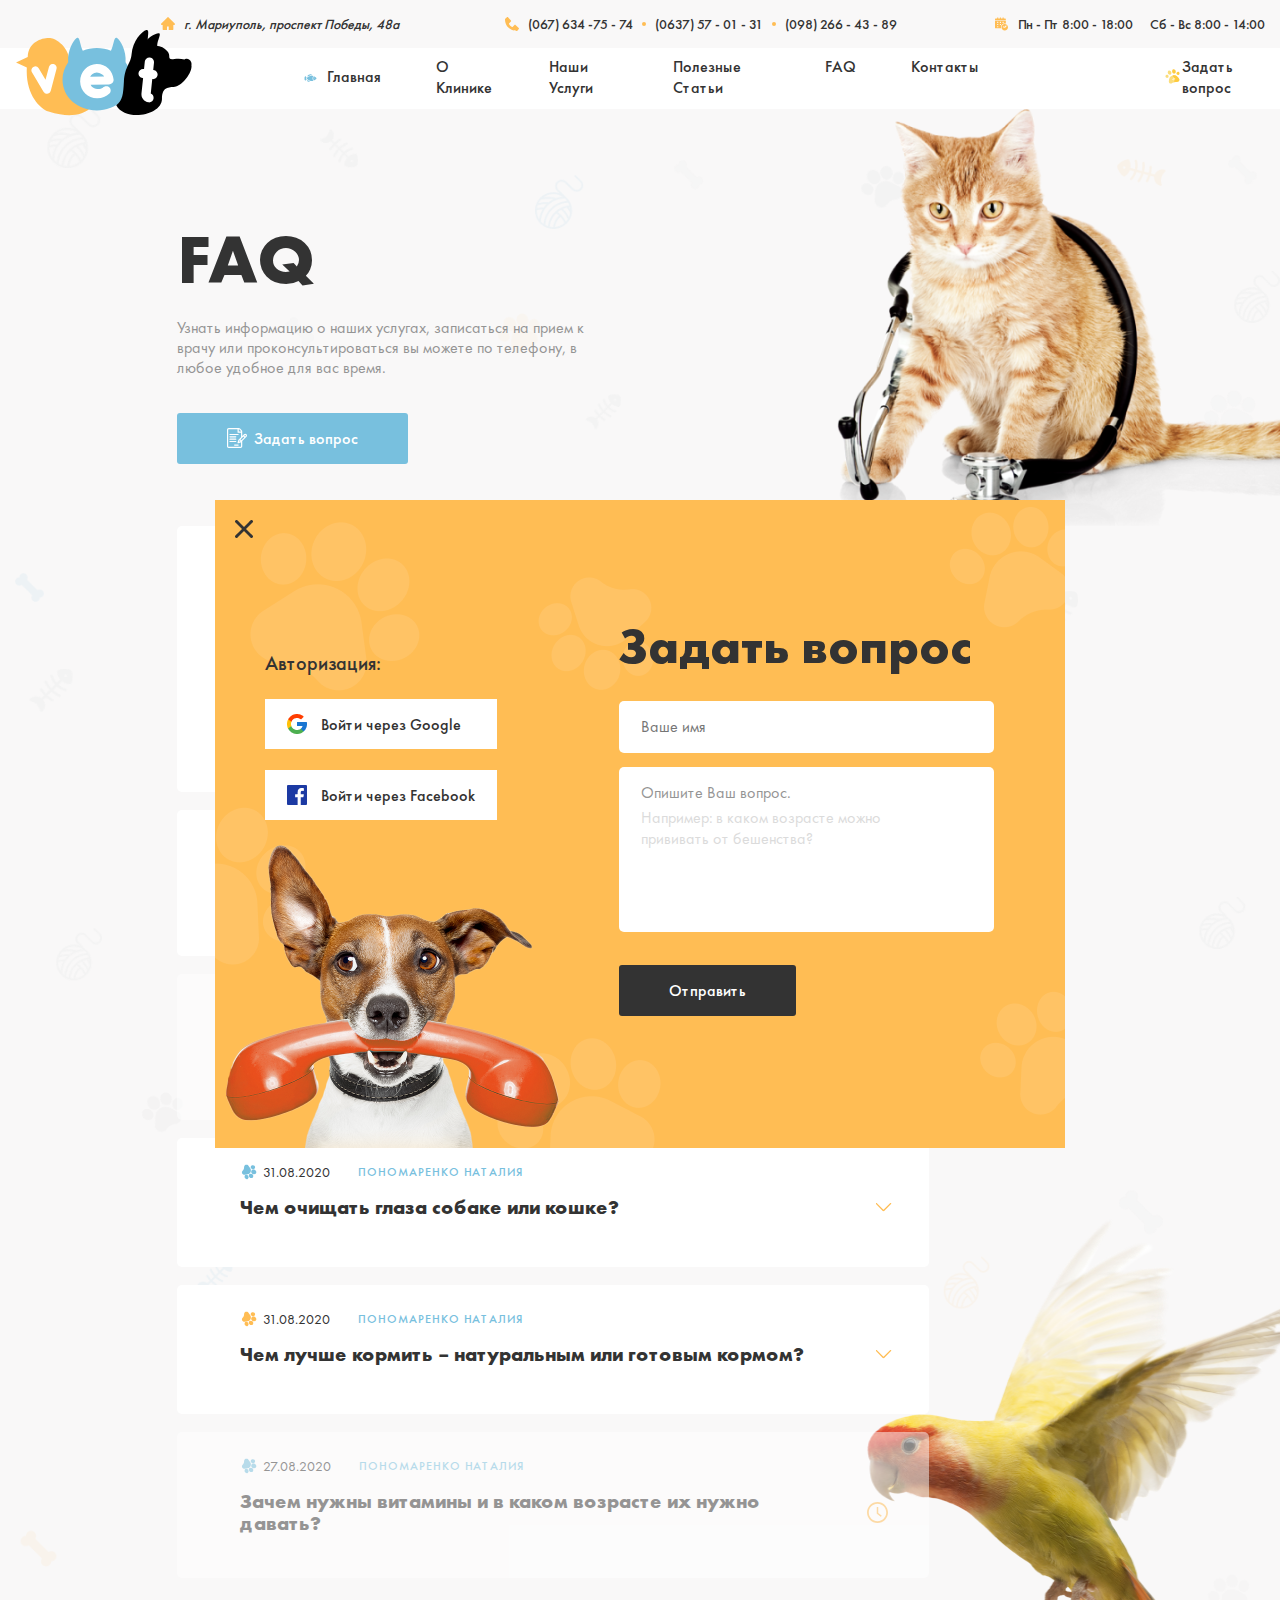
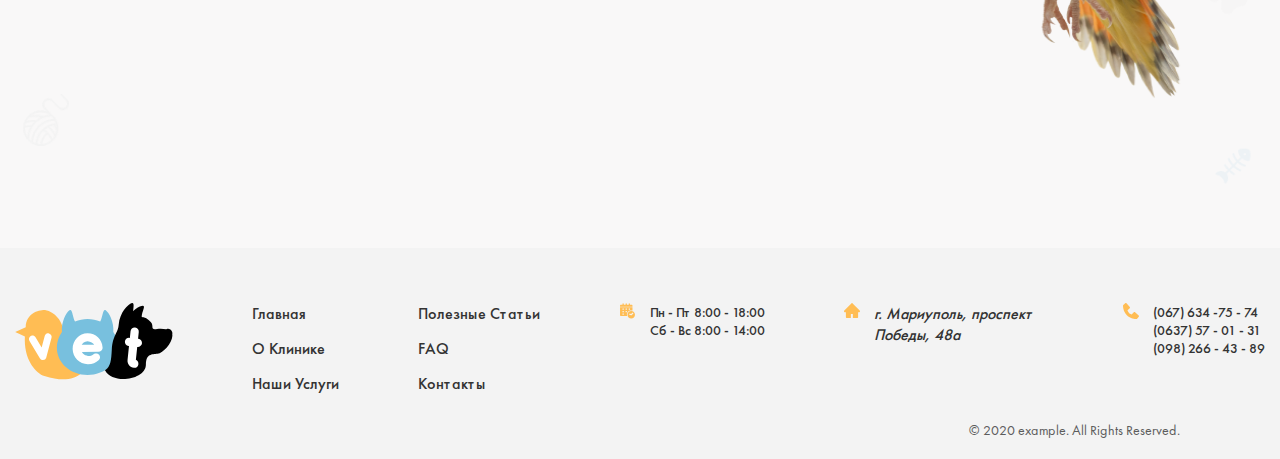
<file: FAQ.html>
<!DOCTYPE html>
<html lang="en">
<head>
    <meta charset="UTF-8">
    <meta http-equiv="X-UA-Compatible" content="IE=edge">
    <meta name="viewport" content="width=device-width, initial-scale=1.0">
    <title>FAQ_pg</title>
    <link rel="stylesheet" href="./css/fonts.css">
    <link rel="stylesheet" href="sass/main.css">
</head>
<body >
<header class="header">
<div class="container">
  <div class="header_box">
    <address class="address">г. Мариуполь, проспект Победы, 48а</address>
    <ul class="tell">
      <li class="tell_item"><a href="tel:(067)634-75-74" class="tell_link">(067) 634 -75 - 74</a></li>
      <li class="tell_item"><a href="tel:(0637)5701-31" class="tell_link">(0637) 57 - 01 - 31</a></li>
      <li class="tell_item"><a href="tel:(098)266-43-89" class="tell_link">(098) 266 - 43 - 89</a></li>
    </ul>
    <div class="time_div">
      <p class="main_time">Пн - Пт 8:00 - 18:00</p>
      <p class="main_time">Сб - Вс 8:00 - 14:00</p>
    </div>
  </div>
  </div>
  <nav class="nav">
    <div class="container">
    <a class="logo_link" href="#" >
      <img class="logo_img" src="././images/logo.svg" alt="logo" width="178" height="86" >
    </a>

    <ul class="list_nav">
      <li class="list_nav_item"><a href="index.html" class="list_nav_link">Главная</a></li>
      <li class="list_nav_item"><a href="about.html" class="list_nav_link">О Клинике</a></li>
      <li class="list_nav_item"><a href="services.html" class="list_nav_link">Наши Услуги</a></li>
      <li class="list_nav_item"><a href="blog.html" class="list_nav_link">Полезные Статьи</a></li>
      <li class="list_nav_item"><a href="FAQ.htm" class="list_nav_link">FAQ</a></li>
      <li class="list_nav_item"><a href="contact.html" class="list_nav_link">Контакты</a></li>
      <li class="list_nav_item"><a href="popup.html" class="list_nav_link">Задать вопрос</a></li>
    </ul>
  </nav>
</div>
</header>
<main class="faq_main">
    <section class="faq_section">
        <div class="faq_top">
            <h2 class="complete__heading">FAQ</h2>
            <p class="head__text">
                Узнать информацию о наших услугах, записаться на прием к врачу или проконсультироваться вы можете по телефону, в любое удобное для вас время.
            </p>
            <button id="bar" class="btn btn__blue" >Задать вопрос</button>
            
        </div>


        <div class="faq_bottom">
          <div class="article">
             <div class="article_top">
                 <span class="time">01.09.2020</span>
                 <p class="blue_text">Пономаренко Наталия</p>
             </div>
             <div class="article_middle">
                 <h3 class="title">Как часто следует проводить обработки от блох и клещей?</h3>
                 <button class="strelka">
                     <img src="./images/strelka.svg" width="9" height="16" alt="" class="strelka_img">
                 </button>
             </div>
             <p class="head__text">Самые качественные капли от блох и клещей как правило действуют не более одного месяца. Поэтому собак и кошек следует обрабатывать от блох именно с такой периодичностью. Обработки противопаразитарными каплями особенно актуальны для собак в период с марта по декабрь, когда активизируют свою активность клещи. Подобрать препарат от блох и клещей Вам помогут в ветеринарном комплексе “Передовой”. Также здесь Вам помогут в расчёте дозировки этих препаратов.</p>
          </div>
           <div class="article">
             <div class="article_top">
                 <span class="time">01.09.2020</span>
                 <p class="blue_text">Пономаренко Наталия</p>
             </div>
             <div class="article_middle">
                 <h3 class="title">Может ли кошка или собака никогда не выходящая из дома подхватить блох?</h3>
                 <button class="strelka">
                     <img src="./images/strelka.svg" width="9" height="16" alt="" class="strelka_img">
                 </button>
             </div>
          </div>
           <div class="article">
             <div class="article_top">
                 <span class="time">01.09.2020</span>
                 <p class="blue_text">Пономаренко Наталия</p>
             </div>
             <div class="article_middle">
                 <h3 class="title">Может ли кошка или собака никогда не выходящая из дома подхватить блох?</h3>
                 <button class="clock">
                     <img src="./images/clock.svg" width="21" height="21" alt="" class="clock_img">
                 </button>
             </div>
          </div>
           <div class="article">
             <div class="article_top">
                 <span class="time">31.08.2020</span>
                 <p class="blue_text">Пономаренко Наталия</p>
             </div>
             <div class="article_middle">
                 <h3 class="title">Чем очищать глаза собаке или кошке?</h3>
                 <button class="strelka">
                     <img src="./images/strelka.svg" width="9" height="16" alt="" class="strelka_img">
                 </button>
             </div>
          </div>
           <div class="article">
             <div class="article_top">
                 <span class="time">31.08.2020</span>
                 <p class="blue_text">Пономаренко Наталия</p>
             </div>
             <div class="article_middle">
                 <h3 class="title">Чем лучше кормить – натуральным или готовым кормом?</h3>
                 <button class="strelka">
                     <img src="./images/strelka.svg" width="9" height="16" alt="" class="strelka_img">
                 </button>
             </div>
          </div>
           <div class="article">
             <div class="article_top">
                 <span class="time">27.08.2020</span>
                 <p class="blue_text">Пономаренко Наталия</p>
             </div>
             <div class="article_middle">
                 <h3 class="title">Зачем нужны витамины и в каком возрасте их нужно давать?</h3>
                 <button class="clock">
                     <img src="./images/clock.svg" width="21" height="21" alt="" class="clock_img">
                 </button>
             </div>
          </div>
        </div>

  
    </section>
    <div class="modal modal_activ">

     <button class="iks">
         <img src="./images/iks.png" alt="" class="iks_img">
     </button>
     <div class="modal_box">
       <div class="modal_left">
         <p class="content">Авторизация:</p>
         <div class="links">
           <a class="link" href="#">Войти через Google</a>
             <a class="link" href="#">Войти через Facebook</a>
         </div>
       </div>
           <div class="modal_right">
          <h2 class="modal_heading">Задать вопрос</h2>
          <form class="form" action="http://echo.htmlAcademy.ru">
            <input class="input" type="text" placeholder="Ваше имя" name="name"
            required>
       
            <label class="label" for="text">Опишите Ваш вопрос.</label>
            <textarea class="textarea" placeholder="Например: в каком возрасте можно прививать от бешенства?"  name="node" id="text" ></textarea>
            <button class="btn btn__dark" type="submit">Отправить </button>
          </form>
           </div>
     </div>
                </div>
</main>

<footer class="footer">
  <div class="container">
     <a class="logo_link" href="#" >
      <img class="logo_img" src="././images/logo.svg" alt="logo" width="178" height="86" >
    </a>
     <ul class="footer_list">
      <li class="footer_list_item"><a href="index.html" class="footer_list_link">Главная</a></li>
      <li class="footer_list_item"><a href="about.html" class="footer_list_link">О Клинике</a></li>
      <li class="footer_list_item"><a href="services.html" class="footer_list_link">Наши Услуги</a></li></ul>
     <ul class="footer_list">
     <li class="footer_list_item"><a href="blog.html"class="footer_list_link">Полезные Статьи</a></li>
      <li class="footer_list_item"><a href="FAQ.html" class="footer_list_link">FAQ</a></li>
      <li class="footer_list_item"><a href="contact.html" class="footer_list_link">Контакты</a></li>

    </ul>
    <div class="time">
      <div>
        <p class="time_text">Пн - Пт 8:00 - 18:00</p>
        <p class="time_text">Сб - Вс 8:00 - 14:00</p>
      </div>
    </div>
     
<div class="address_div">
  
           <address class="address">г. Мариуполь, проспект Победы, 48а</address>
  
</div>

    <ul class="tell">
      <li class="tell_item"><a href="tel:(067)634-75-74" class="tell_link">(067) 634 -75 - 74</a></li>
      <li class="tell_item"><a href="tel:(0637)5701-31" class="tell_link">(0637) 57 - 01 - 31</a></li>
      <li class="tell_item"><a href="tel:(098)266-43-89" class="tell_link">(098) 266 - 43 - 89</a></li>
    </ul>
  </div>
  <span class="information">© 2020 example. All Rights Reserved.</span>
</footer>
    <script src="./scripts/script.js" ></script>
</body>
</html>
</file>
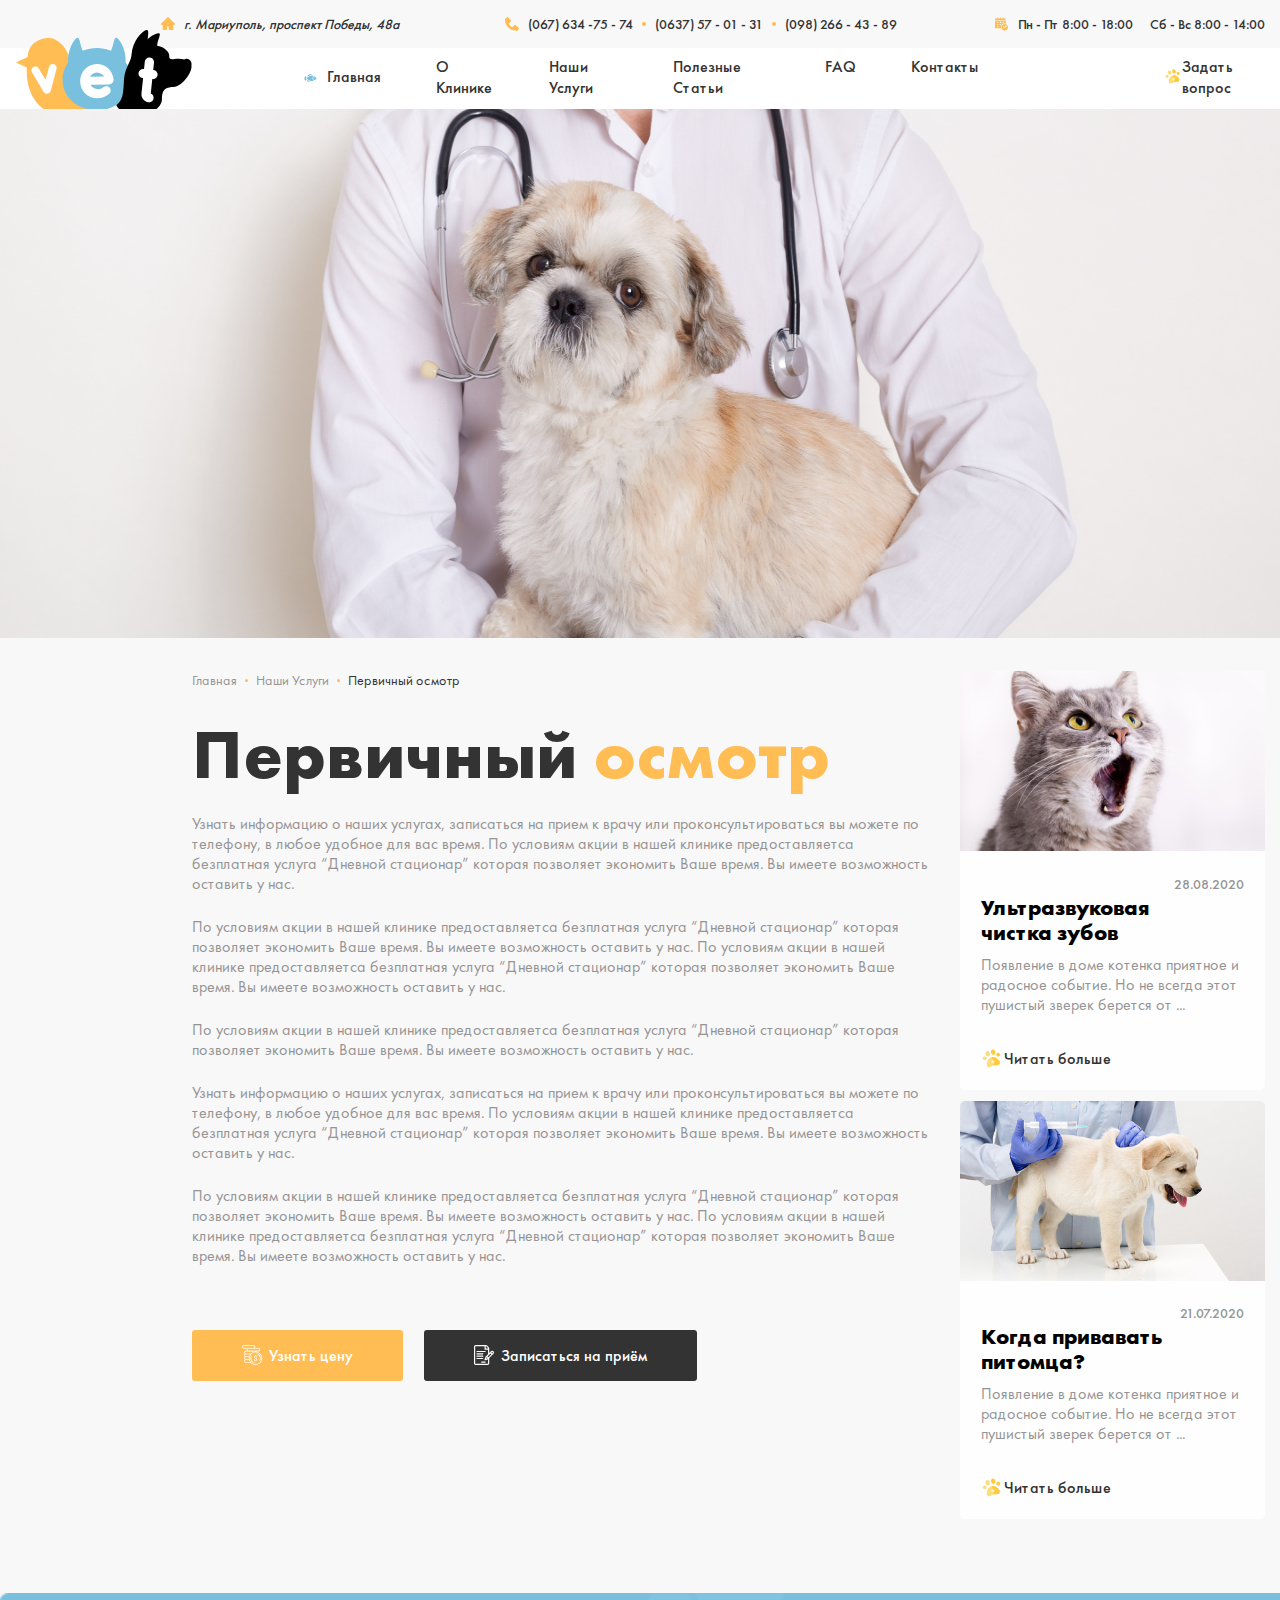
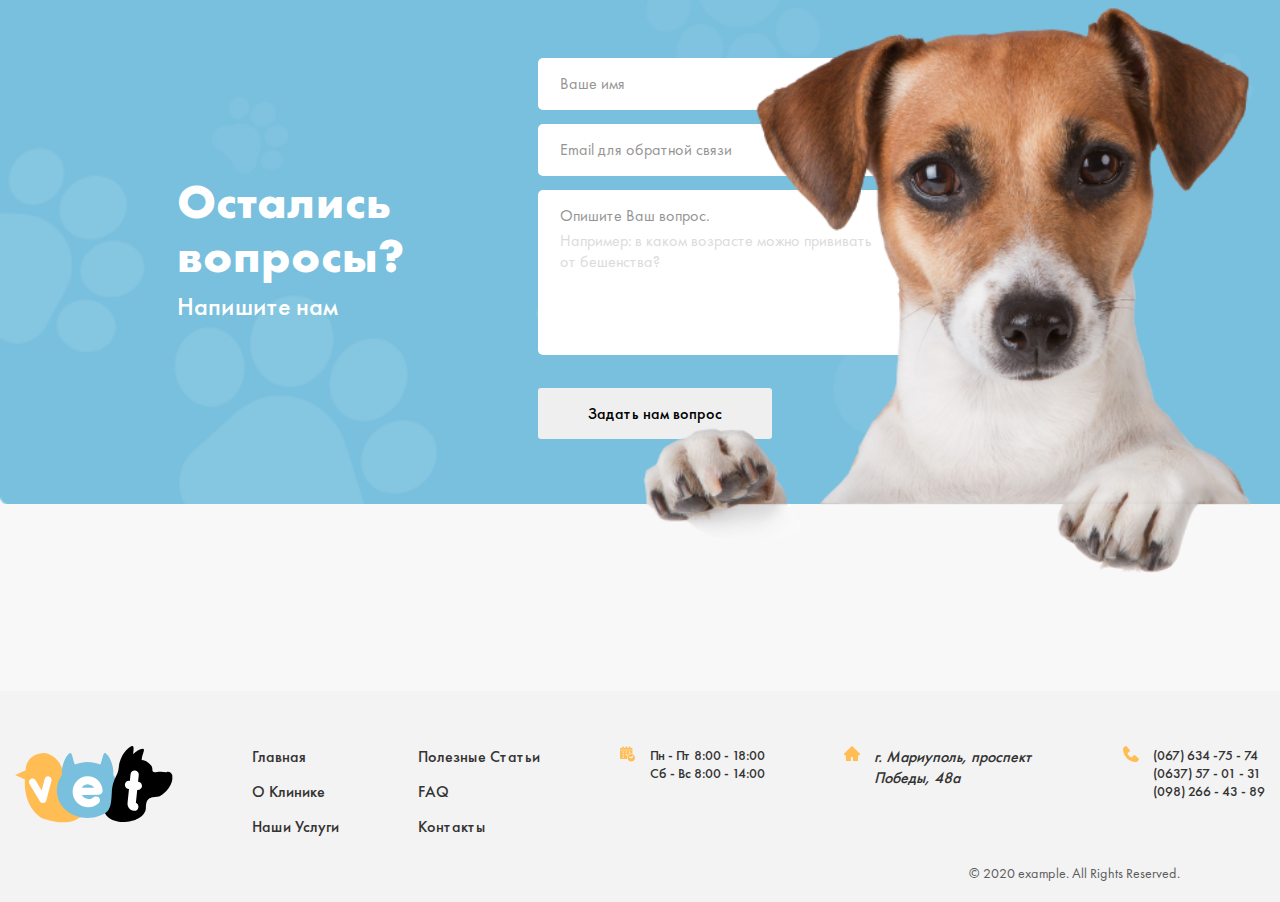
<file: inspaction.html>
<!DOCTYPE html>
<html lang="en">
<head>
    <meta charset="UTF-8">
    <meta http-equiv="X-UA-Compatible" content="IE=edge">
    <meta name="viewport" content="width=device-width, initial-scale=1.0">
    <title>inspaction</title>
    <link rel="stylesheet" href="./css/fonts.css">
    <link rel="stylesheet" href="./sass/main.css">
</head>
<body>
    <header class="header">
<div class="container">
  <div class="header_box">
    <address class="address">г. Мариуполь, проспект Победы, 48а</address>
    <ul class="tell">
      <li class="tell_item"><a href="tel:(067)634-75-74" class="tell_link">(067) 634 -75 - 74</a></li>
      <li class="tell_item"><a href="tel:(0637)5701-31" class="tell_link">(0637) 57 - 01 - 31</a></li>
      <li class="tell_item"><a href="tel:(098)266-43-89" class="tell_link">(098) 266 - 43 - 89</a></li>
    </ul>
    <div class="time_div">
      <p class="main_time">Пн - Пт 8:00 - 18:00</p>
      <p class="main_time">Сб - Вс 8:00 - 14:00</p>
    </div>
  </div>
  </div>
  <nav class="nav">
    <div class="container">
    <a class="logo_link" href="#" >
      <img class="logo_img" src="././images/logo.svg" alt="logo" width="178" height="86" >
    </a>

    <ul class="list_nav">
      <li class="list_nav_item"><a href="index.html" class="list_nav_link">Главная</a></li>
      <li class="list_nav_item"><a href="about.html" class="list_nav_link">О Клинике</a></li>
      <li class="list_nav_item"><a href="services.html" class="list_nav_link">Наши Услуги</a></li>
      <li class="list_nav_item"><a href="blog.html" class="list_nav_link">Полезные Статьи</a></li>
      <li class="list_nav_item"><a href="FAQ.html" class="list_nav_link">FAQ</a></li>
      <li class="list_nav_item"><a href="contact.html" class="list_nav_link">Контакты</a></li>
      <li class="list_nav_item"><a href="popup.html" class="list_nav_link">Задать вопрос</a></li>
    </ul>
  </nav>
</div>
</header>
<main class="inspaction_main">
    <section class="section_inspaction">
      <img class="rexs_img" src="./images/rexs.png" width="1440" height="529" alt="img">
      <div class="inspaction">
        <div class="container">
          <div class="left">
            <ul class="list">
              <li class="list_item"><a href="#" class="list_link">Главная</a></li>
              <li class="list_item"><a href="#" class="list_link">Наши Услуги</a></li>
              <li class="list_item"><a href="#" class="list_link">Первичный осмотр</a></li>
            </ul>
            <h2 class="title">Первичный  <span class="orange">осмотр</span></h2>
            <div class="text">
              <p class="head__text">Узнать информацию о наших услугах, записаться на прием к врачу или проконсультироваться вы можете по телефону, в любое удобное для вас время. По условиям акции в нашей клинике предоставляетса безплатная услуга “Дневной стационар” которая позволяет экономить Ваше время. Вы имеете возможность оставить у нас.</p>
              <p class="head__text">По условиям акции в нашей клинике предоставляетса безплатная услуга “Дневной стационар” которая позволяет экономить Ваше время. Вы имеете возможность оставить у нас. По условиям акции в нашей клинике предоставляетса безплатная услуга “Дневной стационар” которая позволяет экономить Ваше время. Вы имеете возможность оставить у нас.</p>
              <p class="head__text">По условиям акции в нашей клинике предоставляетса безплатная услуга “Дневной стационар” которая позволяет экономить Ваше время. Вы имеете возможность оставить у нас.</p>
              <p class="head__text">Узнать информацию о наших услугах, записаться на прием к врачу или проконсультироваться вы можете по телефону, в любое удобное для вас время. По условиям акции в нашей клинике предоставляетса безплатная услуга “Дневной стационар” которая позволяет экономить Ваше время. Вы имеете возможность оставить у нас.</p>
              <p class="head__text">По условиям акции в нашей клинике предоставляетса безплатная услуга “Дневной стационар” которая позволяет экономить Ваше время. Вы имеете возможность оставить у нас. По условиям акции в нашей клинике предоставляетса безплатная услуга “Дневной стационар” которая позволяет экономить Ваше время. Вы имеете возможность оставить у нас.</p>
            </div>
            <div class="buttons">
          
            <a class="btn btn__orange" href="#">Узнать цену</a>
           <a class="btn btn__dark" href="#">Записаться на приём</a>
            </div>
          </div>
          <div class="right">
            <div class="card" >
              <div class="in_card">
            <span class="time">28.08.2020</span>
            <h3 class="title">Ультразвуковая чистка зубов</h3>
            <p class="head__text">Появление в доме котенка приятное и радосное событие. Но не всегда этот пушистый зверек берется от ...</p>
             <a class="read_more" href="#">Читать больше</a>
          </div>
                </div>
                 <div class="card" >
          <div class="in_card">
            <span class="time">21.07.2020</span>
            <h3 class="title">Когда привавать питомца?</h3>
            <p class="head__text">Появление в доме котенка приятное и радосное событие. Но не всегда этот пушистый зверек берется от ...</p>
                   <a class="read_more" href="#">Читать больше</a>
          </div>
                </div>
          </div>
        </div>
      </div>
    </section>
    <section class="section_question">
       <div class="left_box">
         <h2 class="secondary__heading secondary__heading__white">Остались вопросы?</h2>

         <a href="popup.html" class="link_question">Напишите нам</a>
       </div>
       <form class="form" action="http://echo.htmlAcademy.ru">
      <input class="input" type="text" placeholder="Ваше имя" name="name"
      required>
      <input  class="input" type="email" placeholder="Email для обратной связи" name="email" required>
      
      <label class="label" for="text">Опишите Ваш вопрос.</label>
      <textarea class="textarea" placeholder="Например: в каком возрасте можно прививать от бешенства?"  name="node" id="text" ></textarea>

      <button class="btn btn__" type="submit">Задать нам вопрос</button>
    </form>
    </section>
</main>
<footer class="footer">
  <div class="container">
     <a class="logo_link" href="#" >
      <img class="logo_img" src="././images/logo.svg" alt="logo" width="178" height="86" >
    </a>
     <ul class="footer_list">
      <li class="footer_list_item"><a href="index.html" class="footer_list_link">Главная</a></li>
      <li class="footer_list_item"><a href="about.html" class="footer_list_link">О Клинике</a></li>
      <li class="footer_list_item"><a href="services.html" class="footer_list_link">Наши Услуги</a></li></ul>
     <ul class="footer_list">
     <li class="footer_list_item"><a href="blog.html"class="footer_list_link">Полезные Статьи</a></li>
      <li class="footer_list_item"><a href="FAQ.html" class="footer_list_link">FAQ</a></li>
      <li class="footer_list_item"><a href="contact.html" class="footer_list_link">Контакты</a></li>

    </ul>
    <div class="time">
      <div>
        <p class="time_text">Пн - Пт 8:00 - 18:00</p>
        <p class="time_text">Сб - Вс 8:00 - 14:00</p>
      </div>
    </div>
     
<div class="address_div">
  
           <address class="address">г. Мариуполь, проспект Победы, 48а</address>
  
</div>

    <ul class="tell">
      <li class="tell_item"><a href="tel:(067)634-75-74" class="tell_link">(067) 634 -75 - 74</a></li>
      <li class="tell_item"><a href="tel:(0637)5701-31" class="tell_link">(0637) 57 - 01 - 31</a></li>
      <li class="tell_item"><a href="tel:(098)266-43-89" class="tell_link">(098) 266 - 43 - 89</a></li>
    </ul>
  </div>
  <span class="information">© 2020 example. All Rights Reserved.</span>
</footer>
    
</body>
</html>
</file>
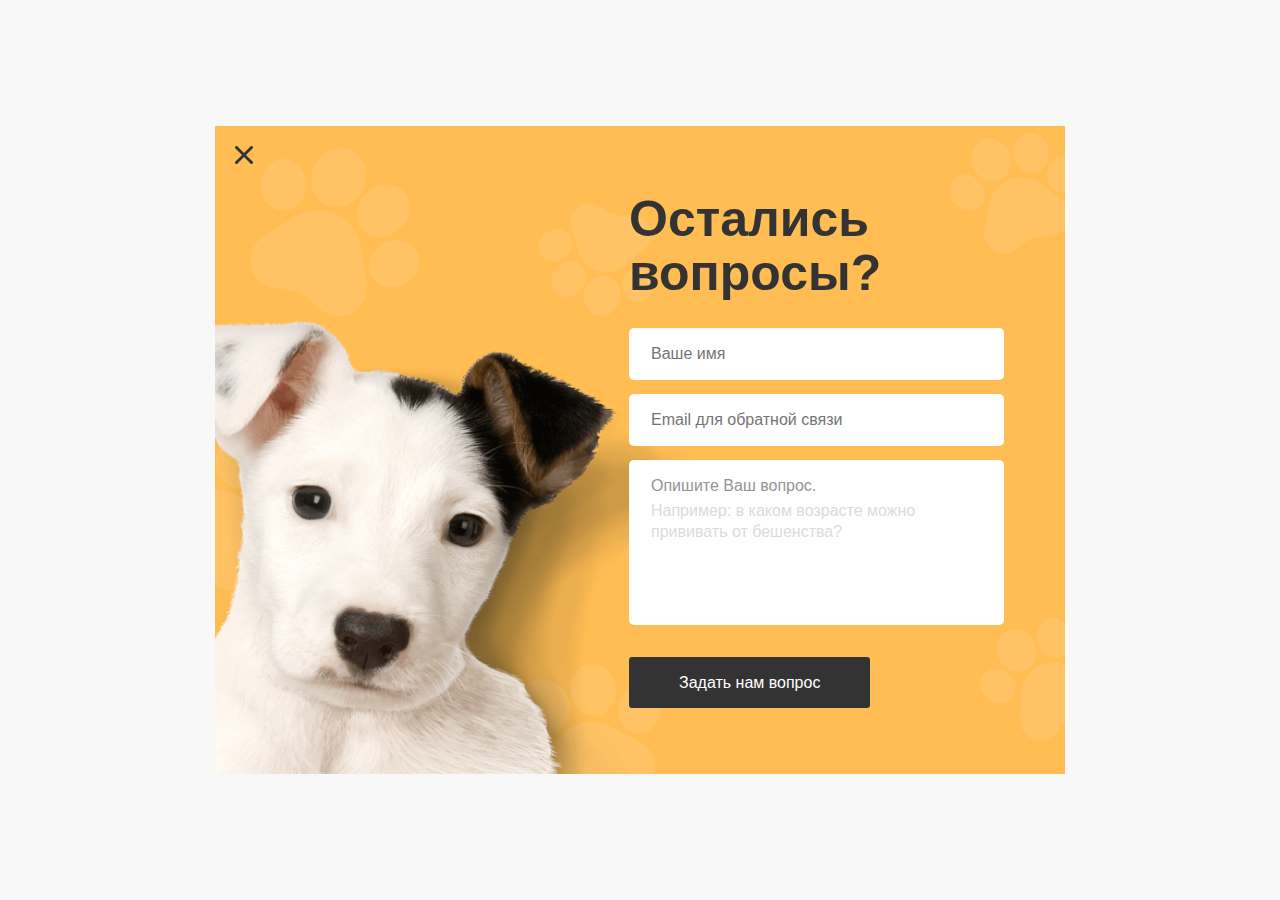
<file: popup.html>
<!DOCTYPE html>
<html lang="en">
<head>
    <meta charset="UTF-8">
    <meta http-equiv="X-UA-Compatible" content="IE=edge">
    <meta name="viewport" content="width=device-width, initial-scale=1.0">
    <title>popup</title>
    <link rel="stylesheet" href="./sass/main.css">
</head>
<body  class="body">
    <div class="box">

     <button class="iks">
         <img src="./images/iks.png" alt="" class="iks_img">
     </button>
    <div class="box_right">
        <h2 class="box_heading">Остались вопросы?</h2>
        <form class="form" action="http://echo.htmlAcademy.ru">
          <input class="input" type="text" placeholder="Ваше имя" name="name"
          required>
          <input  class="input" type="email" placeholder="Email для обратной связи" name="email" required>
        
          <label class="label" for="text">Опишите Ваш вопрос.</label>
          <textarea class="textarea" placeholder="Например: в каком возрасте можно прививать от бешенства?"  name="node" id="text" ></textarea>
          <button class="btn btn__dark" type="submit">Задать нам вопрос</button>
        </form>
    </div>
    </div>
    
</body>
</html>
</file>
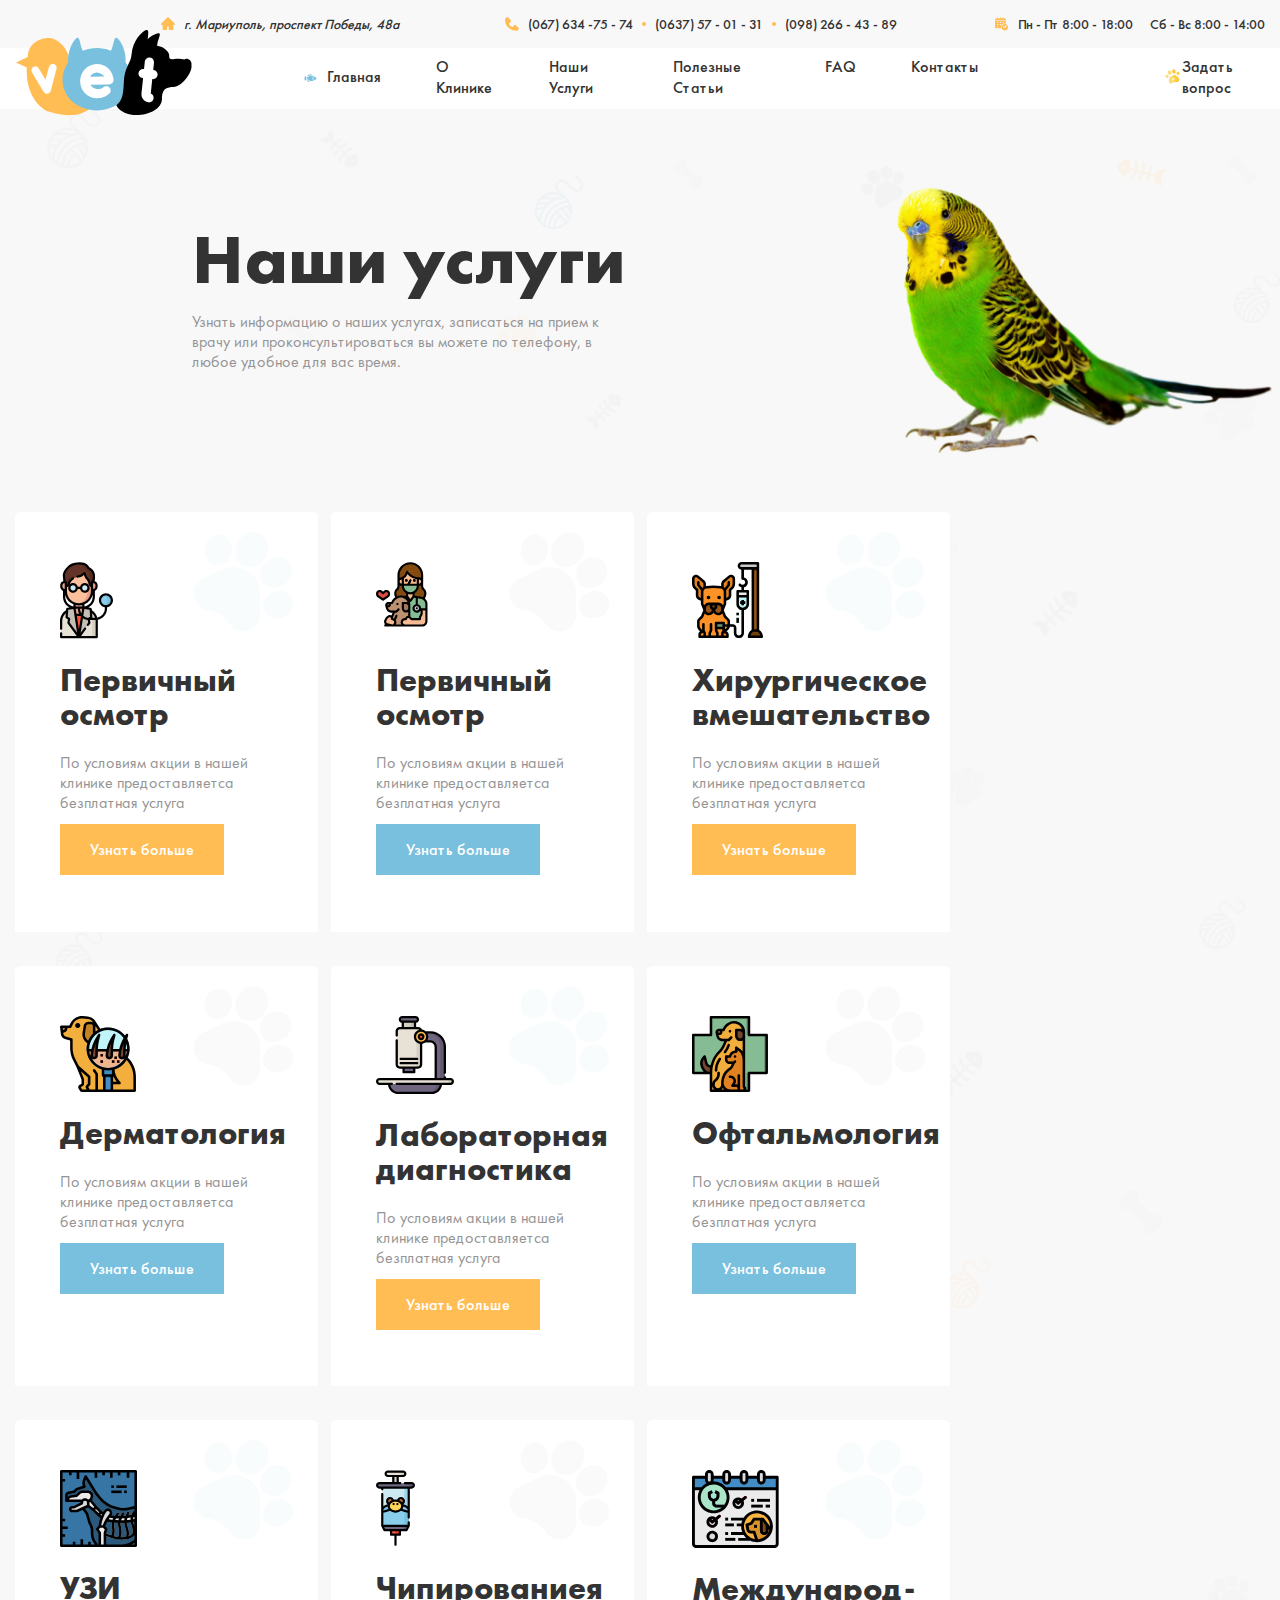
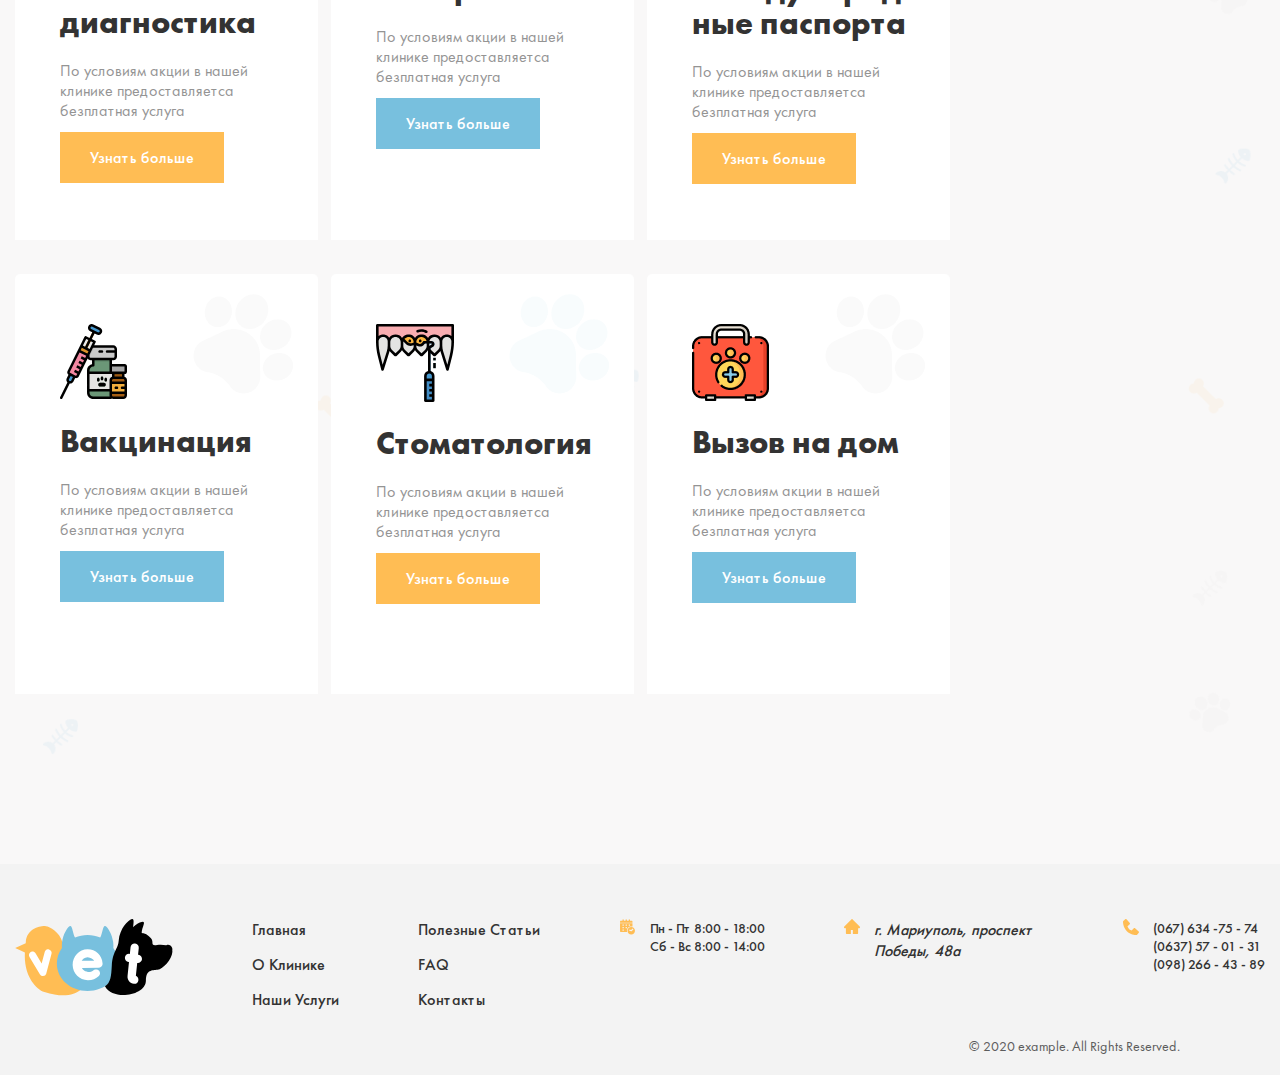
<file: services.html>
<!DOCTYPE html>
<html lang="en">
<head>
    <meta charset="UTF-8">
    <meta http-equiv="X-UA-Compatible" content="IE=edge">
    <meta name="viewport" content="width=device-width, initial-scale=1.0">
    <title>services_pg </title>
    <link rel="stylesheet" href="./css/fonts.css">
    <link rel="stylesheet" href="./sass/main.css">
</head>
<body>
<header class="header">
<div class="container">
  <div class="header_box">
    <address class="address">г. Мариуполь, проспект Победы, 48а</address>
    <ul class="tell">
      <li class="tell_item"><a href="tel:(067)634-75-74" class="tell_link">(067) 634 -75 - 74</a></li>
      <li class="tell_item"><a href="tel:(0637)5701-31" class="tell_link">(0637) 57 - 01 - 31</a></li>
      <li class="tell_item"><a href="tel:(098)266-43-89" class="tell_link">(098) 266 - 43 - 89</a></li>
    </ul>
    <div class="time_div">
      <p class="main_time">Пн - Пт 8:00 - 18:00</p>
      <p class="main_time">Сб - Вс 8:00 - 14:00</p>
    </div>
  </div>
  </div>
  <nav class="nav">
    <div class="container">
    <a class="logo_link" href="#" >
      <img class="logo_img" src="././images/logo.svg" alt="logo" width="178" height="86" >
    </a>

    <ul class="list_nav">
      <li class="list_nav_item"><a href="index.html" class="list_nav_link">Главная</a></li>
      <li class="list_nav_item"><a href="about.html" class="list_nav_link">О Клинике</a></li>
      <li class="list_nav_item"><a href="services.html" class="list_nav_link">Наши Услуги</a></li>
      <li class="list_nav_item"><a href="blog.html" class="list_nav_link">Полезные Статьи</a></li>
      <li class="list_nav_item"><a href="FAQ.html" class="list_nav_link">FAQ</a></li>
      <li class="list_nav_item"><a href="contact.html" class="list_nav_link">Контакты</a></li>
      <li class="list_nav_item"><a href="popup.html" class="list_nav_link">Задать вопрос</a></li>
    </ul>
  </nav>
</div>
</header>
<main class="services_main">

    <section class="section_service">

        <div class="service">
            <div class="container">
                <h2 class="complete__heading" >Наши услуги</h2>
                <p class="head__text">
                    Узнать информацию о наших услугах, записаться на прием к врачу или проконсультироваться вы можете по телефону, в любое удобное для вас время.
                </p>
            </div>
    
        </div>
        <div class="boxes">
            <div class="container">
                <div class="box">
                    <h3 class="box_title">Первичный осмотр</h3>
                    <p class="head__text">По условиям акции в нашей клинике предоставляетса безплатная услуга</p>
                    <a class="button button__orange" href="#">Узнать больше</a>
                </div>
                <div class="box">
                    <h3 class="box_title">Первичный осмотр</h3>
                      <p class="head__text">По условиям акции в нашей клинике предоставляетса безплатная услуга</p>
                       <a class="button button__blue" href="#">Узнать больше</a>
                </div>
                <div class="box">
                    <h3 class="box_title">Хирургическое вмешательство</h3>
                      <p class="head__text">По условиям акции в нашей клинике предоставляетса безплатная услуга</p>
                       <a class="button button__orange" href="#">Узнать больше</a>
                </div>
                <div class="box">
                    <h3 class="box_title">Дерматология</h3>
                      <p class="head__text">По условиям акции в нашей клинике предоставляетса безплатная услуга</p>
                       <a class="button button__blue" href="#">Узнать больше</a>
                </div>
                <div class="box">
                    <h3 class="box_title">Лабораторная диагностика</h3>
                      <p class="head__text">По условиям акции в нашей клинике предоставляетса безплатная услуга</p>
                      <a class="button button__orange" href="#">Узнать больше</a>
                </div>
                <div class="box">
                    <h3 class="box_title">Офтальмология</h3>
                      <p class="head__text">По условиям акции в нашей клинике предоставляетса безплатная услуга</p>
                      <a class="button button__blue" href="#">Узнать больше</a>
                </div>
                <div class="box">
                    <h3 class="box_title">УЗИ диагностика</h3>
  <p class="head__text">По условиям акции в нашей клинике предоставляетса безплатная услуга</p>
   <a class="button button__orange" href="#">Узнать больше</a>
                </div>
                <div class="box">
                    <h3 class="box_title">Чипированиея</h3>
                      <p class="head__text">По условиям акции в нашей клинике предоставляетса безплатная услуга</p>
                       <a class="button button__blue" href="#">Узнать больше</a>
                </div>
                <div class="box">
                    <h3 class="box_title">Международ-ные паспорта</h3>
                     <p class="head__text">По условиям акции в нашей клинике предоставляетса безплатная услуга</p>
                    <a class="button button__orange" href="#">Узнать больше</a>
                </div>
             
                <div class="box">
                    <h3 class="box_title">Вакцинация</h3>
                      <p class="head__text">По условиям акции в нашей клинике предоставляетса безплатная услуга</p>
                      <a class="button button__blue" href="#">Узнать больше</a>
                </div>
                <div class="box">
                    <h3 class="box_title">Стоматология</h3>
                      <p class="head__text">По условиям акции в нашей клинике предоставляетса безплатная услуга</p>
                      <a class="button button__orange" href="#">Узнать больше</a>
                </div>
               
                <div class="box">
                    <h3 class="box_title">Вызов на дом</h3>
                      <p class="head__text">По условиям акции в нашей клинике предоставляетса безплатная услуга</p>
                      <a class="button button__blue" href="#">Узнать больше</a>
                </div>
            </div>
        </div>

    </section>
   

</main>
<footer class="footer">
  <div class="container">
     <a class="logo_link" href="#" >
      <img class="logo_img" src="././images/logo.svg" alt="logo" width="178" height="86" >
    </a>
     <ul class="footer_list">
      <li class="footer_list_item"><a href="index.html" class="footer_list_link">Главная</a></li>
      <li class="footer_list_item"><a href="about.html" class="footer_list_link">О Клинике</a></li>
      <li class="footer_list_item"><a href="services.html" class="footer_list_link">Наши Услуги</a></li></ul>
     <ul class="footer_list">
     <li class="footer_list_item"><a href="blog.html"class="footer_list_link">Полезные Статьи</a></li>
      <li class="footer_list_item"><a href="FAQ.html" class="footer_list_link">FAQ</a></li>
      <li class="footer_list_item"><a href="contact.html" class="footer_list_link">Контакты</a></li>

    </ul>
    <div class="time">
      <div>
        <p class="time_text">Пн - Пт 8:00 - 18:00</p>
        <p class="time_text">Сб - Вс 8:00 - 14:00</p>
      </div>
    </div>
     
<div class="address_div">
  
           <address class="address">г. Мариуполь, проспект Победы, 48а</address>
  
</div>

    <ul class="tell">
      <li class="tell_item"><a href="tel:(067)634-75-74" class="tell_link">(067) 634 -75 - 74</a></li>
      <li class="tell_item"><a href="tel:(0637)5701-31" class="tell_link">(0637) 57 - 01 - 31</a></li>
      <li class="tell_item"><a href="tel:(098)266-43-89" class="tell_link">(098) 266 - 43 - 89</a></li>
    </ul>
  </div>
  <span class="information">© 2020 example. All Rights Reserved.</span>
</footer>
    
</body>
</html>
</file>
<file: css/fonts.css>
@font-face {
    font-family: 'Futura PT';
    src: url('../fonts/FuturaPT-Medium.woff2') format('woff2'),
        url('../fonts/FuturaPT-Medium.woff') format('woff');
    font-weight: 500;
    font-style: normal;
    font-display: swap;
}

@font-face {
    font-family: 'Futura PT';
    src: url('../fonts/FuturaPT-Book.woff2') format('woff2'),
        url('../fonts/FuturaPT-Book.woff') format('woff');
    font-weight: normal;
    font-style: normal;
    font-display: swap;
}

@font-face {
    font-family: 'Futura PT';
    src: url('../fonts/FuturaPT-Bold.woff2') format('woff2'),
        url('../fonts/FuturaPT-Bold.woff') format('woff');
    font-weight: bold;
    font-style: normal;
    font-display: swap;
}
</file>
<file: sass/main.css>
*,
*::before,
*::after {
  margin: 0;
  padding: 0;
  -webkit-box-sizing: inherit;
          box-sizing: inherit;
}

html {
  -webkit-box-sizing: border-box;
          box-sizing: border-box;
  height: 100%;
  scroll-behavior: smooth;
  font-size: 62.5%;
}

body {
  font-family: 'Futura PT', sans-serif;
  background-color: #F9F8F8;
}

.container {
  width: 100%;
  max-width: 1340px;
  margin-left: auto;
  margin-right: auto;
  padding-left: 15px;
  padding-right: 15px;
}

ul {
  list-style: none;
}

a {
  text-decoration: none;
}

img {
  vertical-align: middle;
}

.first__heading {
  font-weight: bold;
  font-size: 7rem;
  line-height: 6.4rem;
  color: #333333;
}

.secondary__heading {
  font-size: 48px;
  line-height: 54px;
}

.secondary__heading__dar {
  color: #333333;
}

.secondary__heading__white {
  color: #ffffff;
}

.head__text {
  font-weight: normal;
  font-size: 16px;
  line-height: 20px;
  color: #949494;
}

.complete__heading {
  font-size: 70px;
  line-height: 64px;
  color: #333333;
}

/*! normalize.css v8.0.1 | MIT License | github.com/necolas/normalize.css */
/* Document
   ========================================================================== */
/**
 * 1. Correct the line height in all browsers.
 * 2. Prevent adjustments of font size after orientation changes in iOS.
 */
html {
  line-height: 1.15;
  /* 1 */
  -webkit-text-size-adjust: 100%;
  /* 2 */
}

/* Sections
   ========================================================================== */
/**
 * Remove the margin in all browsers.
 */
body {
  margin: 0;
}

/**
 * Render the `main` element consistently in IE.
 */
main {
  display: block;
}

/**
 * Correct the font size and margin on `h1` elements within `section` and
 * `article` contexts in Chrome, Firefox, and Safari.
 */
h1 {
  font-size: 2em;
  margin: 0.67em 0;
}

/* Grouping content
   ========================================================================== */
/**
 * 1. Add the correct box sizing in Firefox.
 * 2. Show the overflow in Edge and IE.
 */
hr {
  -webkit-box-sizing: content-box;
          box-sizing: content-box;
  /* 1 */
  height: 0;
  /* 1 */
  overflow: visible;
  /* 2 */
}

/**
 * 1. Correct the inheritance and scaling of font size in all browsers.
 * 2. Correct the odd `em` font sizing in all browsers.
 */
pre {
  font-family: monospace, monospace;
  /* 1 */
  font-size: 1em;
  /* 2 */
}

/* Text-level semantics
   ========================================================================== */
/**
 * Remove the gray background on active links in IE 10.
 */
a {
  background-color: transparent;
}

/**
 * 1. Remove the bottom border in Chrome 57-
 * 2. Add the correct text decoration in Chrome, Edge, IE, Opera, and Safari.
 */
abbr[title] {
  border-bottom: none;
  /* 1 */
  text-decoration: underline;
  /* 2 */
  -webkit-text-decoration: underline dotted;
          text-decoration: underline dotted;
  /* 2 */
}

/**
 * Add the correct font weight in Chrome, Edge, and Safari.
 */
b,
strong {
  font-weight: bolder;
}

/**
 * 1. Correct the inheritance and scaling of font size in all browsers.
 * 2. Correct the odd `em` font sizing in all browsers.
 */
code,
kbd,
samp {
  font-family: monospace, monospace;
  /* 1 */
  font-size: 1em;
  /* 2 */
}

/**
 * Add the correct font size in all browsers.
 */
small {
  font-size: 80%;
}

/**
 * Prevent `sub` and `sup` elements from affecting the line height in
 * all browsers.
 */
sub,
sup {
  font-size: 75%;
  line-height: 0;
  position: relative;
  vertical-align: baseline;
}

sub {
  bottom: -0.25em;
}

sup {
  top: -0.5em;
}

/* Embedded content
   ========================================================================== */
/**
 * Remove the border on images inside links in IE 10.
 */
img {
  border-style: none;
}

/* Forms
   ========================================================================== */
/**
 * 1. Change the font styles in all browsers.
 * 2. Remove the margin in Firefox and Safari.
 */
button,
input,
optgroup,
select,
textarea {
  font-family: inherit;
  /* 1 */
  font-size: 100%;
  /* 1 */
  line-height: 1.15;
  /* 1 */
  margin: 0;
  /* 2 */
}

/**
 * Show the overflow in IE.
 * 1. Show the overflow in Edge.
 */
button,
input {
  /* 1 */
  overflow: visible;
}

/**
 * Remove the inheritance of text transform in Edge, Firefox, and IE.
 * 1. Remove the inheritance of text transform in Firefox.
 */
button,
select {
  /* 1 */
  text-transform: none;
}

/**
 * Correct the inability to style clickable types in iOS and Safari.
 */
button,
[type="button"],
[type="reset"],
[type="submit"] {
  -webkit-appearance: button;
}

/**
 * Remove the inner border and padding in Firefox.
 */
button::-moz-focus-inner,
[type="button"]::-moz-focus-inner,
[type="reset"]::-moz-focus-inner,
[type="submit"]::-moz-focus-inner {
  border-style: none;
  padding: 0;
}

/**
 * Restore the focus styles unset by the previous rule.
 */
button:-moz-focusring,
[type="button"]:-moz-focusring,
[type="reset"]:-moz-focusring,
[type="submit"]:-moz-focusring {
  outline: 1px dotted ButtonText;
}

/**
 * Correct the padding in Firefox.
 */
fieldset {
  padding: 0.35em 0.75em 0.625em;
}

/**
 * 1. Correct the text wrapping in Edge and IE.
 * 2. Correct the color inheritance from `fieldset` elements in IE.
 * 3. Remove the padding so developers are not caught out when they zero out
 *    `fieldset` elements in all browsers.
 */
legend {
  -webkit-box-sizing: border-box;
          box-sizing: border-box;
  /* 1 */
  color: inherit;
  /* 2 */
  display: table;
  /* 1 */
  max-width: 100%;
  /* 1 */
  padding: 0;
  /* 3 */
  white-space: normal;
  /* 1 */
}

/**
 * Add the correct vertical alignment in Chrome, Firefox, and Opera.
 */
progress {
  vertical-align: baseline;
}

/**
 * Remove the default vertical scrollbar in IE 10+.
 */
textarea {
  overflow: auto;
}

/**
 * 1. Add the correct box sizing in IE 10.
 * 2. Remove the padding in IE 10.
 */
[type="checkbox"],
[type="radio"] {
  -webkit-box-sizing: border-box;
          box-sizing: border-box;
  /* 1 */
  padding: 0;
  /* 2 */
}

/**
 * Correct the cursor style of increment and decrement buttons in Chrome.
 */
[type="number"]::-webkit-inner-spin-button,
[type="number"]::-webkit-outer-spin-button {
  height: auto;
}

/**
 * 1. Correct the odd appearance in Chrome and Safari.
 * 2. Correct the outline style in Safari.
 */
[type="search"] {
  -webkit-appearance: textfield;
  /* 1 */
  outline-offset: -2px;
  /* 2 */
}

/**
 * Remove the inner padding in Chrome and Safari on macOS.
 */
[type="search"]::-webkit-search-decoration {
  -webkit-appearance: none;
}

/**
 * 1. Correct the inability to style clickable types in iOS and Safari.
 * 2. Change font properties to `inherit` in Safari.
 */
::-webkit-file-upload-button {
  -webkit-appearance: button;
  /* 1 */
  font: inherit;
  /* 2 */
}

/* Interactive
   ========================================================================== */
/*
 * Add the correct display in Edge, IE 10+, and Firefox.
 */
details {
  display: block;
}

/*
 * Add the correct display in all browsers.
 */
summary {
  display: list-item;
}

/* Misc
   ========================================================================== */
/**
 * Add the correct display in IE 10+.
 */
template {
  display: none;
}

/**
 * Add the correct display in IE 10.
 */
[hidden] {
  display: none;
}

.btn {
  display: inline-block;
  font-weight: 500;
  font-size: 1.6rem;
  line-height: 2.1rem;
  border-radius: 3px;
  padding: 15px 5rem;
  text-align: center;
}

.btn__dark {
  color: #ffffff;
  background-color: #333333;
}

.btn__dark:hover {
  color: #333333;
  background-color: #FFBD54;
}

.btn__orange {
  color: #ffffff;
  background-color: #FFBD54;
}

.btn__orange:hover {
  color: #FFBD54;
  background-color: #333333;
}

.btn__blue {
  color: #ffffff;
  background-color: #78C0DE;
}

.btn__blue:hover {
  color: #ffffff;
  background-color: #333333;
}

.header_box {
  display: -webkit-box;
  display: -ms-flexbox;
  display: flex;
  -webkit-box-pack: end;
      -ms-flex-pack: end;
          justify-content: flex-end;
  padding: 1.5rem 0;
}

.header .address {
  font-weight: 500;
  font-size: 14px;
  line-height: 18px;
  color: #333333;
  display: -webkit-box;
  display: -ms-flexbox;
  display: flex;
  -webkit-box-align: center;
      -ms-flex-align: center;
          align-items: center;
}

.header .address::before {
  content: "";
  display: inline-block;
  width: 14px;
  height: 14px;
  background-image: url("../images/house.svg");
  background-repeat: no-repeat;
  background-size: contain;
  margin-right: 9px;
}

.header .tell {
  display: -webkit-box;
  display: -ms-flexbox;
  display: flex;
  margin-left: 10.6rem;
  margin-right: 9.8rem;
}

.header .tell_item {
  list-style: none;
}

.header .tell_item:first-child {
  display: -webkit-box;
  display: -ms-flexbox;
  display: flex;
  -webkit-box-align: center;
      -ms-flex-align: center;
          align-items: center;
}

.header .tell_item:first-child::before {
  content: "";
  display: inline-block;
  width: 14px;
  height: 14px;
  background-image: url("../images/phone.svg");
  background-repeat: no-repeat;
  background-size: contain;
  margin-right: 9px;
}

.header .tell_item:not(:first-child) {
  display: -webkit-box;
  display: -ms-flexbox;
  display: flex;
  -webkit-box-align: center;
      -ms-flex-align: center;
          align-items: center;
}

.header .tell_item:not(:first-child)::before {
  content: "";
  display: inline-block;
  width: 4px;
  height: 4px;
  background-color: #FFBD54;
  border-radius: 50%;
  margin-left: 9px;
  margin-right: 9px;
}

.header .tell_link {
  text-decoration: none;
  font-weight: 500;
  font-size: 1.4rem;
  line-height: 1.8rem;
  color: #333333;
  margin-right: 0;
}

.header .tell_link:last-child {
  margin-right: 0;
}

.header .time_div {
  display: -webkit-box;
  display: -ms-flexbox;
  display: flex;
  -webkit-box-align: center;
      -ms-flex-align: center;
          align-items: center;
}

.header .time_div::before {
  content: "";
  display: inline-block;
  width: 14px;
  height: 14px;
  background-image: url("../images/kalendar.svg");
  background-repeat: no-repeat;
  background-size: contain;
  margin-right: 9px;
}

.header .time_div .main_time {
  font-weight: 500;
  font-size: 14px;
  line-height: 18px;
  color: #333333;
  margin-right: 1.7rem;
}

.header .time_div .main_time:last-child {
  margin-right: 0;
}

.nav {
  background-color: #ffffff;
}

.nav .container {
  display: -webkit-box;
  display: -ms-flexbox;
  display: flex;
  -webkit-box-align: center;
      -ms-flex-align: center;
          align-items: center;
}

.nav .logo_link:hover {
  opacity: .8;
}

.nav .logo_link:active {
  opacity: .6;
}

.nav .logo_link .logo_img {
  width: 17.8rem;
  height: 8.6rem;
  margin-right: 11rem;
  margin-top: -18px;
  margin-bottom: -7px;
}

.nav .list_nav {
  display: -webkit-box;
  display: -ms-flexbox;
  display: flex;
}

.nav .list_nav_item {
  margin-right: 5.5rem;
}

.nav .list_nav_item:first-child {
  display: -webkit-box;
  display: -ms-flexbox;
  display: flex;
  -webkit-box-align: center;
      -ms-flex-align: center;
          align-items: center;
}

.nav .list_nav_item:first-child::before {
  content: "";
  display: inline-block;
  width: 15px;
  height: 15px;
  background-image: url("../images/fish.svg");
  background-repeat: no-repeat;
  background-size: contain;
  margin-right: 9px;
}

.nav .list_nav_item:nth-child(6) {
  margin-right: 0;
}

.nav .list_nav_item:last-child {
  margin-right: 0;
  margin-left: 18.5rem;
  display: -webkit-box;
  display: -ms-flexbox;
  display: flex;
  -webkit-box-align: center;
      -ms-flex-align: center;
          align-items: center;
}

.nav .list_nav_item:last-child::before {
  content: "";
  display: inline-block;
  width: 23px;
  height: 21px;
  background-image: url("../images/pet.svg");
  background-repeat: no-repeat;
  background-size: contain;
}

.nav .list_nav_link {
  font-weight: 500;
  font-size: 1.6rem;
  line-height: 2.1rem;
  color: #333333;
  border-bottom: 4px solid transparent;
  -webkit-transition: .4s;
  transition: .4s;
}

.nav .list_nav_link:hover {
  border-bottom: 4px solid #F4FFAD;
}

.nav .list_nav_link:active {
  border-bottom: 4px solid #F4FFAD;
  opacity: .6;
}

.footer {
  background-color: #F3F3F3;
  padding-top: 5.5rem;
  padding-bottom: 6.5rem;
  position: relative;
}

.footer .container {
  display: -webkit-box;
  display: -ms-flexbox;
  display: flex;
  -webkit-box-pack: justify;
      -ms-flex-pack: justify;
          justify-content: space-between;
}

.footer .logo_img {
  width: 158px;
  height: 77px;
}

.footer_list_item:not(:last-child) {
  margin-bottom: 1.4rem;
}

.footer_list_link {
  font-weight: 500;
  font-size: 16px;
  line-height: 21px;
  color: #333333;
  -webkit-transition: .4s;
  transition: .4s;
}

.footer_list_link:hover {
  color: #FFBD54;
}

.footer_list_link:active {
  color: rgba(51, 51, 51, 0.7);
}

.footer .time {
  display: -webkit-box;
  display: -ms-flexbox;
  display: flex;
}

.footer .time::before {
  content: "";
  display: inline-block;
  width: 16px;
  height: 16px;
  background-image: url("../images/kalendar.svg");
  background-repeat: no-repeat;
  background-size: contain;
  margin-right: 14px;
}

.footer .time_text {
  font-weight: 500;
  font-size: 14px;
  line-height: 18px;
  color: #333333;
}

.footer .address {
  width: 20rem;
  font-weight: 500;
  font-size: 16px;
  line-height: 21px;
  color: #333333;
}

.footer .address_div {
  display: -webkit-box;
  display: -ms-flexbox;
  display: flex;
}

.footer .address_div::before {
  content: "";
  display: inline-block;
  width: 16px;
  height: 16px;
  background-image: url("../images/house.svg");
  background-repeat: no-repeat;
  background-size: contain;
  margin-right: 14px;
}

.footer .tell_item:first-child {
  display: -webkit-box;
  display: -ms-flexbox;
  display: flex;
}

.footer .tell_item:first-child::before {
  content: "";
  display: inline-block;
  width: 16px;
  height: 16px;
  background-image: url("../images/phone.svg");
  background-repeat: no-repeat;
  background-size: contain;
  margin-left: -30px;
  margin-right: 14px;
}

.footer .tell_link {
  font-weight: 500;
  font-size: 14px;
  line-height: 18px;
  color: #333333;
}

.footer .information {
  position: absolute;
  right: 10rem;
  bottom: 2rem;
  font-size: 14px;
  line-height: 18px;
  color: #5C5C5C;
}

.main {
  background-image: url(../images/bg.png);
  background-size: cover;
}

.main .section_intro {
  background-image: url(../images/animals.png), url(../images/bird-bg.png);
  background-repeat: no-repeat;
  background-size: contain, 21rem 43rem;
  background-position: left -15rem top -5rem, bottom right;
  padding-top: 15.3rem;
  padding-bottom: 31rem;
}

.main .section_intro .left_box {
  width: 60.8rem;
  margin-left: auto;
}

.main .section_intro .first__heading {
  width: 60.8rem;
  margin: 0;
}

.main .section_intro .blue_heading {
  color: #78C0DE;
}

.main .section_intro .head__text {
  width: 49.5rem;
  margin-top: 2.9rem;
  margin-bottom: 3.8rem;
}

.main .blockquote_div {
  display: -webkit-box;
  display: -ms-flexbox;
  display: flex;
  -webkit-box-orient: vertical;
  -webkit-box-direction: normal;
      -ms-flex-direction: column;
          flex-direction: column;
  -webkit-box-align: center;
      -ms-flex-align: center;
          align-items: center;
}

.main .blockquote_div .blockquote {
  font-size: 20px;
  line-height: 26px;
  text-align: center;
  color: #949494;
  text-align: center;
  width: 85rem;
  margin-top: 4.3rem;
  margin-bottom: 3.5rem;
  display: -webkit-box;
  display: -ms-flexbox;
  display: flex;
  -webkit-box-align: center;
      -ms-flex-align: center;
          align-items: center;
}

.main .blockquote_div .blockquote::before {
  content: "";
  display: inline-block;
  width: 142px;
  height: 128px;
  background-image: url("../images/znak.png");
  background-repeat: no-repeat;
  background-size: contain;
  margin-right: 5.5rem;
}

.main .blockquote_div .blockquote::after {
  content: "";
  display: inline-block;
  width: 148px;
  height: 78px;
  background-image: url("../images/znak.png");
  background-repeat: no-repeat;
  background-size: contain;
  margin-left: 3.7rem;
  -webkit-transform: rotate(-180deg);
          transform: rotate(-180deg);
}

.main .blockquote_div .dash {
  width: 140px;
  height: 1px;
  background-color: #DBDBDB;
  border: none;
}

.main .blockquote_div .text_piece {
  font-weight: 500;
  font-size: 20px;
  line-height: 26px;
  color: #333333;
  margin-top: 3.5rem;
}

.main .section_service {
  margin-bottom: 23.5em;
}

.main .section_service .secondary__heading {
  text-align: center;
  margin-top: 19rem;
  margin-bottom: 8rem;
}

.main .section_service .service_top {
  display: -webkit-box;
  display: -ms-flexbox;
  display: flex;
  -webkit-box-align: center;
      -ms-flex-align: center;
          align-items: center;
}

.main .section_service .service_top .button__strelka {
  display: inline-block;
  background: none;
  outline: none;
  border: none;
  padding: 1.2rem 1.8rem;
}

.main .section_service .service_top .button__strelka:hover {
  background-color: #ffffff;
}

.main .section_service .service_top .button__strelka:active {
  background-color: rgba(255, 255, 255, 0.6);
}

.main .section_service .service_top .button__strelka .strelka__right {
  -webkit-transform: rotate(180deg);
          transform: rotate(180deg);
}

.main .section_service .service_top .service {
  display: -webkit-box;
  display: -ms-flexbox;
  display: flex;
  margin-left: auto;
}

.main .section_service .service_top .service_item:not(:last-child) {
  margin-right: 1.3rem;
}

.main .section_service .service_top .service_item:first-child .service_link::before {
  content: "";
  display: inline-block;
  width: 5.4rem;
  height: 7.7rem;
  background-image: url("../images/doctor.svg");
  background-repeat: no-repeat;
  background-size: contain;
}

.main .section_service .service_top .service_item:nth-child(2) .service_link::before {
  content: "";
  display: inline-block;
  width: 5.2rem;
  height: 7.7rem;
  background-image: url("../images/girl.svg");
  background-repeat: no-repeat;
  background-size: contain;
}

.main .section_service .service_top .service_item:nth-child(3) .service_link::before {
  content: "";
  display: inline-block;
  width: 7.2rem;
  height: 7.7rem;
  background-image: url("../images/dog.svg");
  background-repeat: no-repeat;
  background-size: contain;
}

.main .section_service .service_top .service_item:nth-child(4) .service_link::before {
  content: "";
  display: inline-block;
  width: 7.6rem;
  height: 7.6rem;
  background-image: url("../images/filledoutline4.svg");
  background-repeat: no-repeat;
  background-size: contain;
}

.main .section_service .service_top .service_item:nth-child(5) .service_link::before {
  content: "";
  display: inline-block;
  width: 7.8rem;
  height: 7.8rem;
  background-image: url("../images/microscope.svg");
  background-repeat: no-repeat;
  background-size: contain;
}

.main .section_service .service_top .service_item:last-child .service_link::before {
  content: "";
  display: inline-block;
  width: 7.6rem;
  height: 7.6rem;
  background-image: url("../images/dogcat.svg");
  background-repeat: no-repeat;
  background-size: contain;
}

.main .section_service .service_top .service_item:first-child .service_link {
  height: 21.5rem;
  border-radius: 5px 5px 0px 0px;
}

.main .section_service .service_top .service_link {
  display: -webkit-box;
  display: -ms-flexbox;
  display: flex;
  -webkit-box-orient: vertical;
  -webkit-box-direction: normal;
      -ms-flex-direction: column;
          flex-direction: column;
  -webkit-box-pack: center;
      -ms-flex-pack: center;
          justify-content: center;
  -webkit-box-align: center;
      -ms-flex-align: center;
          align-items: center;
  font-weight: 500;
  font-size: 18px;
  line-height: 22px;
  color: #333333;
  text-align: center;
  width: 19.3rem;
  height: 20.1rem;
  background-color: #ffffff;
  border-radius: 5px;
}

.main .section_service .service_top .service_link:hover {
  opacity: .8;
}

.main .section_service .service_top .service_link:active {
  opacity: .6;
}

.main .section_service .service_top .service_link::before {
  margin-bottom: 2.2rem;
}

.main .section_service .service_bottom {
  display: -webkit-box;
  display: -ms-flexbox;
  display: flex;
  -webkit-box-align: center;
      -ms-flex-align: center;
          align-items: center;
  padding: 4.1rem 0 4.1rem 3.5rem;
  background-color: #ffffff;
  width: 122.3rem;
  margin: 0 auto;
}

.main .section_service .service_bottom::before {
  content: "";
  display: inline-block;
  width: 59rem;
  height: 33.2rem;
  background-image: url("../images/catlupa.png");
  background-repeat: no-repeat;
  background-size: contain;
  margin-right: 6.7rem;
}

.main .section_service .service_bottom_right .third__heading {
  font-weight: 500;
  font-size: 36px;
  line-height: 20px;
  color: #333333;
  margin-bottom: 1.8rem;
}

.main .section_service .service_bottom_right .head__text {
  width: 49.2rem;
}

.main .section_service .service_bottom_right .buttons {
  display: -webkit-box;
  display: -ms-flexbox;
  display: flex;
  margin-top: 3.4rem;
}

.main .section_service .service_bottom_right .buttons .btn {
  display: -webkit-box;
  display: -ms-flexbox;
  display: flex;
  -webkit-box-align: center;
      -ms-flex-align: center;
          align-items: center;
}

.main .section_service .service_bottom_right .buttons .btn:not(:last-child) {
  margin-right: 2.1rem;
}

.main .section_service .service_bottom_right .buttons .btn:first-child::before {
  content: "";
  display: inline-block;
  width: 2.1rem;
  height: 2.1rem;
  background-image: url("../images/price.svg");
  background-repeat: no-repeat;
  background-size: contain;
  margin-right: 6px;
}

.main .section_service .service_bottom_right .buttons .btn:last-child::before {
  content: "";
  display: inline-block;
  width: 2.1rem;
  height: 2.1rem;
  background-image: url("../images/document.svg");
  background-repeat: no-repeat;
  background-size: contain;
  margin-right: 6px;
}

.main .section_join {
  background-image: url(../images/bluepet_bg.png);
  background-repeat: no-repeat;
  background-size: cover;
  padding: 9rem;
  position: relative;
}

.main .section_join .div {
  margin-left: 19.7rem;
}

.main .section_join::after {
  content: "";
  display: inline-block;
  width: 61.3rem;
  height: 48.1rem;
  background-image: url("../images/dog_bg.png");
  background-repeat: no-repeat;
  background-size: contain;
  position: absolute;
  right: 6rem;
  top: -9.3rem;
}

.main .section_join .secondary__heading {
  margin-bottom: 3.2rem;
}

.main .section_join input[type='email'] {
  width: 33.5rem;
  padding: 1.8rem 2.2rem;
  font-size: 16px;
  line-height: 20px;
  border: none;
  border-radius: 5px;
  margin-right: 2.1rem;
}

.main .section_join input[type='email']::-webkit-input-placeholder {
  font-size: 16px;
  line-height: 20px;
  color: #949494;
}

.main .section_join input[type='email']:-ms-input-placeholder {
  font-size: 16px;
  line-height: 20px;
  color: #949494;
}

.main .section_join input[type='email']::-ms-input-placeholder {
  font-size: 16px;
  line-height: 20px;
  color: #949494;
}

.main .section_join input[type='email']::placeholder {
  font-size: 16px;
  line-height: 20px;
  color: #949494;
}

.main .section_article {
  margin-top: 21.6rem;
  margin-bottom: 26.5rem;
}

.main .section_article .secondary__heading {
  text-align: center;
  margin-bottom: 8rem;
}

.main .section_article_cards {
  display: -webkit-box;
  display: -ms-flexbox;
  display: flex;
  -webkit-box-align: center;
      -ms-flex-align: center;
          align-items: center;
}

.main .section_article_cards .time {
  font-weight: 500;
  font-size: 14px;
  line-height: 18px;
  color: #949494;
}

.main .section_article_cards .read_more {
  font-weight: 500;
  font-size: 16px;
  line-height: 21px;
  color: #333333;
  margin-top: 3.3rem;
  display: -webkit-box;
  display: -ms-flexbox;
  display: flex;
  -webkit-box-align: center;
      -ms-flex-align: center;
          align-items: center;
}

.main .section_article_cards .read_more::before {
  content: "";
  display: inline-block;
  width: 2.3rem;
  height: 2.1rem;
  background-image: url("../images/pet.svg");
  background-repeat: no-repeat;
  background-size: contain;
}

.main .section_article_cards .card {
  border-radius: 5px;
  background-color: #FEFEFE;
  width: 30.5rem;
}

.main .section_article_cards .card:first-child::before {
  content: "";
  display: inline-block;
  width: 30.5rem;
  height: 18rem;
  background-image: url("../images/catinteres.png");
  background-repeat: no-repeat;
  background-size: contain;
}

.main .section_article_cards .card:last-child::before {
  content: "";
  display: inline-block;
  width: 30.5rem;
  height: 18rem;
  background-image: url("../images/puppy.png");
  background-repeat: no-repeat;
  background-size: contain;
}

.main .section_article_cards .card .in_card {
  padding: 2.1rem;
  position: relative;
}

.main .section_article_cards .card .in_card .time {
  position: absolute;
  right: 2.1rem;
  top: 2.1rem;
}

.main .section_article_cards .card .title {
  width: 18.5rem;
  font-size: 22px;
  line-height: 25px;
  color: #000000;
  margin-top: 2rem;
  margin-bottom: 1rem;
}

.main .section_article_cards .middle_card {
  border-radius: 5px;
  padding-right: 3rem;
  background-color: #FEFEFE;
  display: -webkit-box;
  display: -ms-flexbox;
  display: flex;
  -webkit-box-align: center;
      -ms-flex-align: center;
          align-items: center;
  width: 64rem;
  min-height: 43.5rem;
  margin-left: 2.4rem;
  margin-right: 2.4rem;
}

.main .section_article_cards .middle_card::before {
  content: "";
  display: inline-block;
  width: 305px;
  height: 435px;
  background-image: url("../images/twodogs.png");
  background-repeat: no-repeat;
  background-size: contain;
}

.main .section_article_cards .middle_card .head__text {
  width: 27rem;
}

.main .section_article_cards .middle_card .in_middle_card {
  padding-left: 3.2rem;
  position: relative;
}

.main .section_article_cards .middle_card .in_middle_card .needs {
  font-size: 14px;
  line-height: 22px;
  color: #3D9CEA;
}

.main .section_article_cards .middle_card .in_middle_card .needs_letter:not(:last-child) {
  margin-right: 8px;
}

.main .section_article_cards .middle_card .in_middle_card .time {
  position: absolute;
  top: 0;
  right: 0;
}

.main .section_article_cards .middle_card .in_middle_card .title {
  font-size: 26px;
  line-height: 29px;
  color: #333333;
  margin-top: 3rem;
  margin-bottom: 1.5rem;
  width: 20rem;
}

.main .section_map {
  display: -webkit-box;
  display: -ms-flexbox;
  display: flex;
  -webkit-box-align: center;
      -ms-flex-align: center;
          align-items: center;
  padding-bottom: 24.7rem;
}

.main .section_map .iframe_map {
  width: 46.2rem;
  height: 63.2rem;
}

.main .section_map_right {
  width: 100%;
  height: 63.2rem;
  background-color: #333333;
  background-image: url(../images/fish_bg.png);
  background-size: 96.7rem 62.4rem;
  background-position: center;
  background-repeat: no-repeat;
  padding-top: 6.2rem;
  padding-left: 16.6rem;
  padding-bottom: 7.4rem;
}

.main .section_map_right .head__text {
  width: 33.4rem;
  margin-top: 1.5rem;
  margin-bottom: 3rem;
}

.main .section_map_right .input {
  width: 37.5rem;
  padding: 1.6rem 2.2rem;
  font-size: 16px;
  line-height: 20px;
  border: none;
  outline: none;
  border-radius: 5px;
  margin-right: 2.1rem;
  display: block;
  margin-bottom: 1.4rem;
}

.main .section_map_right .input::-webkit-input-placeholder {
  font-size: 16px;
  line-height: 20px;
  color: #949494;
}

.main .section_map_right .input:-ms-input-placeholder {
  font-size: 16px;
  line-height: 20px;
  color: #949494;
}

.main .section_map_right .input::-ms-input-placeholder {
  font-size: 16px;
  line-height: 20px;
  color: #949494;
}

.main .section_map_right .input::placeholder {
  font-size: 16px;
  line-height: 20px;
  color: #949494;
}

.main .section_map_right .textarea {
  position: relative;
  font-size: 16px;
  line-height: 21px;
  resize: none;
  width: 37.5rem;
  height: 16.5rem;
  padding: 4rem 10rem 4rem 2.2rem;
  border: none;
  outline: none;
  border-radius: 5px;
}

.main .section_map_right .textarea::-webkit-input-placeholder {
  font-size: 16px;
  line-height: 21px;
  color: #DBDBDB;
}

.main .section_map_right .textarea:-ms-input-placeholder {
  font-size: 16px;
  line-height: 21px;
  color: #DBDBDB;
}

.main .section_map_right .textarea::-ms-input-placeholder {
  font-size: 16px;
  line-height: 21px;
  color: #DBDBDB;
}

.main .section_map_right .textarea::placeholder {
  font-size: 16px;
  line-height: 21px;
  color: #DBDBDB;
}

.main .section_map_right .label {
  z-index: 2;
  display: block;
  font-size: 16px;
  line-height: 20px;
  color: #949494;
  position: absolute;
  margin-left: 2.2rem;
  margin-top: 1.6rem;
}

.main .section_map_right .btn {
  border: none;
  outline: none;
  display: block;
  margin-top: 3rem;
}

.contact_main {
  background-image: url(../images/bg.png);
  background-size: cover;
}

.contact_main .section_contact {
  padding-left: 17.6rem;
  padding-top: 11.8rem;
  padding-bottom: 11.7rem;
  background-image: url(../images/uglydog.png);
  background-repeat: no-repeat;
  background-size: contain;
  background-position: right;
}

.contact_main .section_contact .container .head__text {
  width: 44.7rem;
  margin-top: 2.7rem;
  margin-bottom: 11.7rem;
}

.contact_main .section_contact .container .generall_box {
  display: -webkit-box;
  display: -ms-flexbox;
  display: flex;
}

.contact_main .section_contact .container .generall_box .address_box::before {
  content: "";
  display: inline-block;
  width: 73px;
  height: 73px;
  background-image: url("../images/location.svg");
  background-repeat: no-repeat;
  background-size: contain;
  margin-bottom: 3rem;
}

.contact_main .section_contact .container .generall_box .address_box .address {
  width: 15.3rem;
  font-weight: 500;
  font-size: 16px;
  line-height: 21px;
  color: #333333;
}

.contact_main .section_contact .container .generall_box .time {
  margin-left: 11.8rem;
  margin-right: 11.8rem;
}

.contact_main .section_contact .container .generall_box .time::before {
  content: "";
  display: inline-block;
  width: 7.6rem;
  height: 7.2rem;
  background-image: url("../images/calendar.svg");
  background-repeat: no-repeat;
  background-size: contain;
  margin-bottom: 3rem;
}

.contact_main .section_contact .container .generall_box .time_text {
  font-weight: 500;
  font-size: 16px;
  line-height: 21px;
  color: #333333;
}

.contact_main .section_contact .container .generall_box .tell::before {
  content: "";
  display: inline-block;
  width: 4.3rem;
  height: 7.6rem;
  background-image: url("../images/tell.svg");
  background-repeat: no-repeat;
  background-size: contain;
  margin-bottom: 2.7rem;
}

.contact_main .section_contact .container .generall_box .tell_link {
  font-weight: 500;
  font-size: 16px;
  line-height: 21px;
  color: #333333;
}

.contact_main .home_map {
  background-image: url(../images/pets.png), url(../images/Object.png);
  background-repeat: no-repeat;
  background-position: right 0 top 0, top 150px right 550px;
  background-size: 934px 329px, 105px 105px;
}

.contact_main .home_map::before {
  content: "";
  display: inline-block;
  width: 44.3rem;
  height: 34.2rem;
  background-image: url("../images/lookingdog.png");
  background-repeat: no-repeat;
  background-size: contain;
  margin-left: 2.3rem;
  position: relative;
  bottom: -48px;
}

.contact_main .home_map_box {
  display: -webkit-box;
  display: -ms-flexbox;
  display: flex;
  margin-bottom: 20.6rem;
}

.contact_main .home_map_box .iframe {
  width: 847px;
  height: 466px;
}

.services_main {
  background-image: url(../images/bg.png);
  background-size: cover;
}

.services_main .service {
  padding-top: 11.8rem;
  padding-bottom: 14rem;
  background-image: url(../images/perrot_bg.png);
  background-repeat: no-repeat;
  background-size: contain;
  background-position: right;
  padding-left: 17.7rem;
}

.services_main .service .head__text {
  width: 44.7rem;
  margin-top: 2.1rem;
}

.services_main .boxes {
  padding-bottom: 17rem;
}

.services_main .boxes .container {
  display: -webkit-box;
  display: -ms-flexbox;
  display: flex;
  -ms-flex-wrap: wrap;
      flex-wrap: wrap;
}

.services_main .boxes .container .box {
  width: 30.3rem;
  height: 42rem;
  padding: 5rem 5.3rem 4.5rem 4.5rem;
  background: #ffffff;
  border-radius: 5px 5px 0px 0px;
}

.services_main .boxes .container .box:hover {
  -webkit-filter: drop-shadow(0px 4px 20px rgba(0, 0, 0, 0.2));
          filter: drop-shadow(0px 4px 20px rgba(0, 0, 0, 0.2));
}

.services_main .boxes .container .box:nth-child(even) {
  background-image: url(../images/leg_bg.png);
  background-repeat: no-repeat;
  background-position: top right;
}

.services_main .boxes .container .box:nth-child(odd) {
  background-image: url(../images/leg_blbg.png);
  background-repeat: no-repeat;
  background-position: top right;
}

.services_main .boxes .container .box:not(:nth-child(4n)) {
  margin-right: 3rem;
}

.services_main .boxes .container .box:not(:nth-child(n+8)) {
  margin-bottom: 3.4rem;
}

.services_main .boxes .container .box:not(:last-child) {
  margin-right: 1.3rem;
}

.services_main .boxes .container .box:first-child::before {
  content: "";
  display: inline-block;
  width: 5.4rem;
  height: 7.7rem;
  background-image: url("../images/doctor.svg");
  background-repeat: no-repeat;
  background-size: contain;
}

.services_main .boxes .container .box:nth-child(2)::before {
  content: "";
  display: inline-block;
  width: 5.2rem;
  height: 7.7rem;
  background-image: url("../images/girl.svg");
  background-repeat: no-repeat;
  background-size: contain;
}

.services_main .boxes .container .box:nth-child(3)::before {
  content: "";
  display: inline-block;
  width: 7.2rem;
  height: 7.7rem;
  background-image: url("../images/dog.svg");
  background-repeat: no-repeat;
  background-size: contain;
}

.services_main .boxes .container .box:nth-child(4)::before {
  content: "";
  display: inline-block;
  width: 7.6rem;
  height: 7.6rem;
  background-image: url("../images/filledoutline4.svg");
  background-repeat: no-repeat;
  background-size: contain;
}

.services_main .boxes .container .box:nth-child(5)::before {
  content: "";
  display: inline-block;
  width: 7.8rem;
  height: 7.8rem;
  background-image: url("../images/microscope.svg");
  background-repeat: no-repeat;
  background-size: contain;
}

.services_main .boxes .container .box:nth-child(6)::before {
  content: "";
  display: inline-block;
  width: 7.6rem;
  height: 7.6rem;
  background-image: url("../images/dogcat.svg");
  background-repeat: no-repeat;
  background-size: contain;
}

.services_main .boxes .container .box:nth-child(7)::before {
  content: "";
  display: inline-block;
  width: 7.7rem;
  height: 7.7rem;
  background-image: url("../images/volf.svg");
  background-repeat: no-repeat;
  background-size: contain;
}

.services_main .boxes .container .box:nth-child(8)::before {
  content: "";
  display: inline-block;
  width: 4rem;
  height: 7.7rem;
  background-image: url("../images/ampulla.svg");
  background-repeat: no-repeat;
  background-size: contain;
}

.services_main .boxes .container .box:nth-child(9)::before {
  content: "";
  display: inline-block;
  width: 8.7rem;
  height: 7.8rem;
  background-image: url("../images/diognoz.svg");
  background-repeat: no-repeat;
  background-size: contain;
}

.services_main .boxes .container .box:nth-child(10)::before {
  content: "";
  display: inline-block;
  width: 6.8rem;
  height: 7.6rem;
  background-image: url("../images/drug.svg");
  background-repeat: no-repeat;
  background-size: contain;
}

.services_main .boxes .container .box:nth-child(11)::before {
  content: "";
  display: inline-block;
  width: 7.8rem;
  height: 7.8rem;
  background-image: url("../images/teeth.svg");
  background-repeat: no-repeat;
  background-size: contain;
}

.services_main .boxes .container .box:last-child::before {
  content: "";
  display: inline-block;
  width: 7.7rem;
  height: 7.7rem;
  background-image: url("../images/veterinary.png");
  background-repeat: no-repeat;
  background-size: contain;
}

.services_main .boxes .container .box_title {
  width: 23rem;
  font-weight: 600;
  font-size: 32px;
  line-height: 34px;
  color: #333333;
  margin-bottom: 2.1rem;
  margin-top: 22px;
}

.services_main .boxes .container .box .head__text {
  margin-top: 1.4rem;
  margin-bottom: 2.6rem;
  width: 23rem;
}

.services_main .boxes .container .box .button {
  font-weight: 450;
  font-size: 16px;
  line-height: 21px;
  padding: 15px 30px;
  text-align: center;
  color: #FFFFFF;
}

.services_main .boxes .container .box .button__orange {
  background-color: #FFBD54;
}

.services_main .boxes .container .box .button__orange:hover {
  background-color: #333333;
}

.services_main .boxes .container .box .button__blue {
  background-color: #78C0DE;
}

.services_main .boxes .container .box .button__blue:hover {
  background-color: #333333;
}

.about_main {
  background-image: url(../images/bg.png);
  background-size: cover;
}

.about_main .about_section .about {
  padding-top: 11.8rem;
  min-height: 55.3rem;
  background-image: url(../images/woman.png), url(../images/pets.png), url(../images/Objectblue.png);
  background-repeat: no-repeat;
  background-size: contain, 670px 236px, 112px 112px;
  background-position: right, left 77px bottom 20px, left 510px bottom 30px;
  padding-left: 17.7rem;
}

.about_main .about_section .about .head__text {
  width: 42rem;
  margin-top: 2.2rem;
}

.about_main .about_section .home {
  background-color: #ffffff;
  display: -webkit-box;
  display: -ms-flexbox;
  display: flex;
  -webkit-box-align: center;
      -ms-flex-align: center;
          align-items: center;
}

.about_main .about_section .home_img {
  width: 705px;
  height: 449px;
}

.about_main .about_section .home .paragrof {
  margin-left: 11.2rem;
  width: 55.7rem;
  font-size: 20px;
  line-height: 26px;
  color: #949494;
}

.about_main .about_section .home .paragrof .orange_text {
  color: #FFBD54;
}

.about_main .about_section .puppy {
  padding-left: 17.7rem;
  display: -webkit-box;
  display: -ms-flexbox;
  display: flex;
  -webkit-box-align: center;
      -ms-flex-align: center;
          align-items: center;
}

.about_main .about_section .puppy::after {
  content: "";
  display: inline-block;
  width: 797px;
  height: 593px;
  background-image: url("../images/dog-wash.png");
  background-repeat: no-repeat;
  background-size: contain;
}

.about_main .about_section .puppy .head__text {
  width: 49.5rem;
}

.about_main .about_section .puppy .head__text:not(:last-child) {
  margin-bottom: 1.9rem;
}

.about_main .about_section .puppy .head__text .blue_text {
  color: #78C0DE;
}

.about_main .about_section .how_do_you_want {
  padding-left: 17.7rem;
  margin-bottom: 14.5rem;
  display: -webkit-box;
  display: -ms-flexbox;
  display: flex;
  -webkit-box-align: center;
      -ms-flex-align: center;
          align-items: center;
}

.about_main .about_section .how_do_you_want .left .secondary__heading {
  width: 50rem;
}

.about_main .about_section .how_do_you_want .left .secondary__heading .orange {
  color: #FFBD54;
}

.about_main .about_section .how_do_you_want .left .head__text {
  width: 35rem;
  margin-top: 2.4rem;
  margin-bottom: 8.8rem;
}

.about_main .about_section .how_do_you_want .left .fivetoone {
  display: -webkit-box;
  display: -ms-flexbox;
  display: flex;
}

.about_main .about_section .how_do_you_want .left .fivetoone .strelka {
  border: none;
  outline: none;
  background: none;
  padding: 12px 18px;
}

.about_main .about_section .how_do_you_want .left .fivetoone .strelka:hover {
  background-color: #ffffff;
}

.about_main .about_section .how_do_you_want .left .fivetoone .strelka_left {
  -webkit-transform: rotate(180deg);
          transform: rotate(180deg);
  margin-left: 6.4rem;
  margin-right: 7.5rem;
}

.about_main .about_section .how_do_you_want .left .fivetoone .pricefive .one {
  font-weight: 500;
  font-size: 20px;
  line-height: 22px;
  color: #333333;
}

.about_main .about_section .how_do_you_want .left .fivetoone .pricefive .dush {
  width: 38.6px;
  height: 1px;
  border: none;
  background-color: #333333;
  -webkit-transform: rotate(126.57deg);
          transform: rotate(126.57deg);
}

.about_main .about_section .how_do_you_want .left .fivetoone .pricefive .five {
  margin-left: 30px;
  font-size: 14px;
  line-height: 22px;
  color: #949494;
}

.about_main .about_section .how_do_you_want .right {
  display: -webkit-box;
  display: -ms-flexbox;
  display: flex;
  margin-left: 2rem;
}

.about_main .about_section .how_do_you_want .right .dogs:not(:last-child) {
  margin-right: 2rem;
}

.faq_main {
  background-image: url(../images/bg.png);
  background-size: cover;
}

.faq_main .faq_section {
  padding-left: 17.7rem;
  position: relative;
}

.faq_main .faq_section .faq_top {
  padding-top: 11.8rem;
  padding-bottom: 6.2rem;
  background-image: url(../images/medicinecat.png);
  background-repeat: no-repeat;
  background-size: contain;
  background-position: right;
}

.faq_main .faq_section .faq_top .head__text {
  width: 44.7rem;
  margin-top: 2.7rem;
  margin-bottom: 3.5rem;
}

.faq_main .faq_section .faq_top .btn {
  display: -webkit-box;
  display: -ms-flexbox;
  display: flex;
  -webkit-box-align: center;
      -ms-flex-align: center;
          align-items: center;
  text-align: center;
  border: none;
  outline: none;
}

.faq_main .faq_section .faq_top .btn::before {
  content: "";
  display: inline-block;
  width: 2.1rem;
  height: 2.1rem;
  background-image: url("../images/document.svg");
  background-repeat: no-repeat;
  background-size: contain;
  margin-right: 6px;
}

.faq_main .faq_section .faq_bottom {
  margin-bottom: 6.1rem;
  padding-bottom: 20.9rem;
  background-image: url(../images/lovebir_bg.png);
  background-repeat: no-repeat;
  background-size: 534px 640px;
  background-position: bottom 10px right;
}

.faq_main .faq_section .faq_bottom .article {
  min-height: 12.9rem;
  width: 75.2rem;
  padding: 23px 41px 44px 63px;
  background-color: #ffffff;
  border-radius: 5px;
}

.faq_main .faq_section .faq_bottom .article:nth-child(odd) .time::before {
  content: "";
  display: inline-block;
  width: 23px;
  height: 20px;
  background-image: url("../images/pet_orange.svg");
  background-repeat: no-repeat;
  background-size: contain;
}

.faq_main .faq_section .faq_bottom .article:nth-child(even) .time::before {
  content: "";
  display: inline-block;
  width: 23px;
  height: 20px;
  background-image: url("../images/pet_blue.svg");
  background-repeat: no-repeat;
  background-size: contain;
}

.faq_main .faq_section .faq_bottom .article:nth-child(3n) {
  opacity: .5;
}

.faq_main .faq_section .faq_bottom .article:first-child .strelka {
  -webkit-transform: rotate(90deg);
          transform: rotate(90deg);
}

.faq_main .faq_section .faq_bottom .article:not(:last-child) {
  margin-bottom: 1.8rem;
}

.faq_main .faq_section .faq_bottom .article_top {
  display: -webkit-box;
  display: -ms-flexbox;
  display: flex;
  -webkit-box-align: center;
      -ms-flex-align: center;
          align-items: center;
  margin-bottom: 13px;
}

.faq_main .faq_section .faq_bottom .article_top .time {
  font-size: 14px;
  line-height: 22px;
  color: #333333;
  display: -webkit-box;
  display: -ms-flexbox;
  display: flex;
  -webkit-box-align: center;
      -ms-flex-align: center;
          align-items: center;
}

.faq_main .faq_section .faq_bottom .article_top .blue_text {
  font-weight: 500;
  font-size: 12px;
  line-height: 22px;
  text-align: right;
  letter-spacing: 0.08em;
  text-transform: uppercase;
  color: #78C0DE;
  margin-left: 2.8rem;
}

.faq_main .faq_section .faq_bottom .article_middle {
  display: -webkit-box;
  display: -ms-flexbox;
  display: flex;
  -webkit-box-align: center;
      -ms-flex-align: center;
          align-items: center;
  -webkit-box-pack: justify;
      -ms-flex-pack: justify;
          justify-content: space-between;
}

.faq_main .faq_section .faq_bottom .article_middle .title {
  width: 59rem;
  font-size: 20px;
  line-height: 22px;
  color: #333333;
}

.faq_main .faq_section .faq_bottom .article_middle .strelka {
  border: none;
  outline: none;
  background: none;
  -webkit-transform: rotate(-90deg);
          transform: rotate(-90deg);
}

.faq_main .faq_section .faq_bottom .article_middle .clock {
  border: none;
  outline: none;
  background: none;
}

.faq_main .modal {
  display: none;
  margin: 0 auto;
  position: absolute;
  top: 500px;
  left: calc(50% - 425px);
  background-image: url(../images/dogwithtel.png), url(../images/orange_bg.png);
  background-repeat: no-repeat;
  background-size: 350px 324px, contain;
  background-position: bottom left, center;
  width: 850px;
  height: 648px;
}

.faq_main .modal .iks {
  position: absolute;
  top: 20px;
  left: 20px;
  border: none;
  outline: none;
  background: none;
}

.faq_main .modal_heading {
  font-size: 50px;
  line-height: 54px;
  color: #333333;
  margin-bottom: 2.8rem;
}

.faq_main .modal_box {
  padding-top: 11.9rem;
  padding-right: 5rem;
  padding-left: 5rem;
  display: -webkit-box;
  display: -ms-flexbox;
  display: flex;
  -webkit-box-pack: justify;
      -ms-flex-pack: justify;
          justify-content: space-between;
}

.faq_main .modal_left {
  margin-top: 2.9rem;
}

.faq_main .modal_left .content {
  font-weight: 500;
  font-size: 20px;
  line-height: 30px;
  color: #333333;
}

.faq_main .modal_left .links .link {
  margin-top: 2.1rem;
  font-weight: 500;
  font-size: 16px;
  line-height: 21px;
  color: #333333;
  padding: 15px 22px;
  text-align: center;
  height: 50px;
  background-color: #ffffff;
  display: -webkit-box;
  display: -ms-flexbox;
  display: flex;
  -webkit-box-align: center;
      -ms-flex-align: center;
          align-items: center;
}

.faq_main .modal_left .links .link:first-child::before {
  content: "";
  display: inline-block;
  width: 20px;
  height: 20px;
  background-image: url("../images/google.png");
  background-repeat: no-repeat;
  background-size: contain;
  margin-right: 1.4rem;
}

.faq_main .modal_left .links .link:last-child::before {
  content: "";
  display: inline-block;
  width: 20px;
  height: 20px;
  background-image: url("../images/facebook.png");
  background-repeat: no-repeat;
  background-size: contain;
  margin-right: 1.4rem;
}

.faq_main .modal_right .form .input {
  width: 37.5rem;
  padding: 1.6rem 2.2rem;
  font-size: 16px;
  line-height: 20px;
  border: none;
  outline: none;
  border-radius: 5px;
  margin-right: 2.1rem;
  display: block;
  margin-bottom: 1.4rem;
  color: #949494;
}

.faq_main .modal_right .form .input::-webkit-input-placeholder {
  font-size: 16px;
  line-height: 20px;
}

.faq_main .modal_right .form .input:-ms-input-placeholder {
  font-size: 16px;
  line-height: 20px;
}

.faq_main .modal_right .form .input::-ms-input-placeholder {
  font-size: 16px;
  line-height: 20px;
}

.faq_main .modal_right .form .input::placeholder {
  font-size: 16px;
  line-height: 20px;
}

.faq_main .modal_right .form .textarea {
  position: relative;
  font-size: 16px;
  line-height: 21px;
  resize: none;
  width: 37.5rem;
  height: 16.5rem;
  padding: 4rem 9rem 4rem 2.2rem;
  border: none;
  outline: none;
  border-radius: 5px;
}

.faq_main .modal_right .form .textarea::-webkit-input-placeholder {
  font-size: 16px;
  line-height: 21px;
  color: #DBDBDB;
}

.faq_main .modal_right .form .textarea:-ms-input-placeholder {
  font-size: 16px;
  line-height: 21px;
  color: #DBDBDB;
}

.faq_main .modal_right .form .textarea::-ms-input-placeholder {
  font-size: 16px;
  line-height: 21px;
  color: #DBDBDB;
}

.faq_main .modal_right .form .textarea::placeholder {
  font-size: 16px;
  line-height: 21px;
  color: #DBDBDB;
}

.faq_main .modal_right .form .label {
  z-index: 2;
  display: block;
  font-size: 16px;
  line-height: 20px;
  color: #949494;
  position: absolute;
  margin-left: 2.2rem;
  margin-top: 1.6rem;
}

.faq_main .modal_right .form .btn {
  border: none;
  outline: none;
  display: block;
  margin-top: 3rem;
}

.faq_main .modal_activ {
  display: block;
}

.inspaction_main .section_inspaction .rexs_img {
  width: 100%;
}

.inspaction_main .section_inspaction .inspaction {
  margin-top: 3.3rem;
}

.inspaction_main .section_inspaction .inspaction .container {
  display: -webkit-box;
  display: -ms-flexbox;
  display: flex;
}

.inspaction_main .section_inspaction .inspaction .left {
  margin-left: 17.7rem;
}

.inspaction_main .section_inspaction .inspaction .left .list {
  display: -webkit-box;
  display: -ms-flexbox;
  display: flex;
  margin-bottom: 3.3rem;
}

.inspaction_main .section_inspaction .inspaction .left .list_item {
  display: -webkit-box;
  display: -ms-flexbox;
  display: flex;
  -webkit-box-align: center;
      -ms-flex-align: center;
          align-items: center;
}

.inspaction_main .section_inspaction .inspaction .left .list_item:not(:first-child)::before {
  content: "";
  display: inline-block;
  width: 3px;
  height: 3px;
  background-color: #FFBD54;
  border-radius: 50%;
  margin-left: 8px;
  margin-right: 8px;
}

.inspaction_main .section_inspaction .inspaction .left .list_item:last-child .list_link {
  color: #333333;
}

.inspaction_main .section_inspaction .inspaction .left .list_link {
  font-size: 14px;
  line-height: 18px;
  color: #949494;
}

.inspaction_main .section_inspaction .inspaction .left .title {
  font-size: 70px;
  line-height: 64px;
  color: #333333;
}

.inspaction_main .section_inspaction .inspaction .left .title .orange {
  color: #FFBD54;
}

.inspaction_main .section_inspaction .inspaction .left .text {
  width: 74rem;
  margin-top: 2.8rem;
  margin-bottom: 6.4rem;
}

.inspaction_main .section_inspaction .inspaction .left .text .head__text:not(:last-child) {
  margin-bottom: 2.3rem;
}

.inspaction_main .section_inspaction .inspaction .left .buttons {
  display: -webkit-box;
  display: -ms-flexbox;
  display: flex;
  margin-top: 3.4rem;
}

.inspaction_main .section_inspaction .inspaction .left .buttons .btn {
  display: -webkit-box;
  display: -ms-flexbox;
  display: flex;
  -webkit-box-align: center;
      -ms-flex-align: center;
          align-items: center;
}

.inspaction_main .section_inspaction .inspaction .left .buttons .btn:not(:last-child) {
  margin-right: 2.1rem;
}

.inspaction_main .section_inspaction .inspaction .left .buttons .btn:first-child::before {
  content: "";
  display: inline-block;
  width: 2.1rem;
  height: 2.1rem;
  background-image: url("../images/price.svg");
  background-repeat: no-repeat;
  background-size: contain;
  margin-right: 6px;
}

.inspaction_main .section_inspaction .inspaction .left .buttons .btn:last-child::before {
  content: "";
  display: inline-block;
  width: 2.1rem;
  height: 2.1rem;
  background-image: url("../images/document.svg");
  background-repeat: no-repeat;
  background-size: contain;
  margin-right: 6px;
}

.inspaction_main .section_inspaction .inspaction .right {
  margin-left: auto;
}

.inspaction_main .section_inspaction .inspaction .right .card {
  border-radius: 5px;
  background-color: #FEFEFE;
  width: 30.5rem;
}

.inspaction_main .section_inspaction .inspaction .right .card:first-child {
  margin-bottom: 1.1rem;
}

.inspaction_main .section_inspaction .inspaction .right .card:first-child::before {
  content: "";
  display: inline-block;
  width: 30.5rem;
  height: 18rem;
  background-image: url("../images/catinteres.png");
  background-repeat: no-repeat;
  background-size: contain;
}

.inspaction_main .section_inspaction .inspaction .right .card:last-child::before {
  content: "";
  display: inline-block;
  width: 30.5rem;
  height: 18rem;
  background-image: url("../images/puppy.png");
  background-repeat: no-repeat;
  background-size: contain;
}

.inspaction_main .section_inspaction .inspaction .right .card .in_card {
  padding: 2.1rem;
  position: relative;
}

.inspaction_main .section_inspaction .inspaction .right .card .in_card .time {
  position: absolute;
  right: 2.1rem;
  top: 2.1rem;
  font-weight: 500;
  font-size: 14px;
  line-height: 18px;
  color: #949494;
}

.inspaction_main .section_inspaction .inspaction .right .card .in_card .read_more {
  font-weight: 500;
  font-size: 16px;
  line-height: 21px;
  color: #333333;
  margin-top: 3.3rem;
  display: -webkit-box;
  display: -ms-flexbox;
  display: flex;
  -webkit-box-align: center;
      -ms-flex-align: center;
          align-items: center;
}

.inspaction_main .section_inspaction .inspaction .right .card .in_card .read_more::before {
  content: "";
  display: inline-block;
  width: 2.3rem;
  height: 2.1rem;
  background-image: url("../images/pet.svg");
  background-repeat: no-repeat;
  background-size: contain;
}

.inspaction_main .section_inspaction .inspaction .right .card .title {
  width: 18.5rem;
  font-size: 22px;
  line-height: 25px;
  color: #000000;
  margin-top: 2rem;
  margin-bottom: 1rem;
}

.inspaction_main .section_question {
  margin-top: 7.4rem;
  margin-bottom: 18.7rem;
  position: relative;
  width: 100%;
  min-height: 49.8rem;
  padding: 6.5rem 0;
  background-image: url(../images/bluepet_bg.png);
  background-repeat: no-repeat;
  background-size: cover;
  display: -webkit-box;
  display: -ms-flexbox;
  display: flex;
  -webkit-box-align: center;
      -ms-flex-align: center;
          align-items: center;
}

.inspaction_main .section_question::after {
  content: "";
  display: inline-block;
  width: 811px;
  height: 636px;
  background-image: url("../images/dog_bg.png");
  background-repeat: no-repeat;
  background-size: contain;
  position: absolute;
  right: -106px;
  bottom: -86px;
  z-index: 2;
}

.inspaction_main .section_question .left_box {
  margin-left: 17.7rem;
  margin-right: 6.1rem;
}

.inspaction_main .section_question .left_box .secondary__heading {
  width: 30rem;
  margin-bottom: 8px;
}

.inspaction_main .section_question .left_box .link_question {
  font-weight: 500;
  font-size: 26px;
  line-height: 30px;
  color: #ffffff;
}

.inspaction_main .section_question .form .input {
  width: 37.5rem;
  padding: 1.6rem 2.2rem;
  font-size: 16px;
  line-height: 20px;
  border: none;
  outline: none;
  border-radius: 5px;
  margin-right: 2.1rem;
  display: block;
  margin-bottom: 1.4rem;
}

.inspaction_main .section_question .form .input::-webkit-input-placeholder {
  font-size: 16px;
  line-height: 20px;
  color: #949494;
}

.inspaction_main .section_question .form .input:-ms-input-placeholder {
  font-size: 16px;
  line-height: 20px;
  color: #949494;
}

.inspaction_main .section_question .form .input::-ms-input-placeholder {
  font-size: 16px;
  line-height: 20px;
  color: #949494;
}

.inspaction_main .section_question .form .input::placeholder {
  font-size: 16px;
  line-height: 20px;
  color: #949494;
}

.inspaction_main .section_question .form .textarea {
  position: relative;
  font-size: 16px;
  line-height: 21px;
  resize: none;
  width: 37.5rem;
  height: 16.5rem;
  padding: 4rem 2.2rem;
  border: none;
  outline: none;
  border-radius: 5px;
}

.inspaction_main .section_question .form .textarea::-webkit-input-placeholder {
  font-size: 16px;
  line-height: 21px;
  color: #DBDBDB;
}

.inspaction_main .section_question .form .textarea:-ms-input-placeholder {
  font-size: 16px;
  line-height: 21px;
  color: #DBDBDB;
}

.inspaction_main .section_question .form .textarea::-ms-input-placeholder {
  font-size: 16px;
  line-height: 21px;
  color: #DBDBDB;
}

.inspaction_main .section_question .form .textarea::placeholder {
  font-size: 16px;
  line-height: 21px;
  color: #DBDBDB;
}

.inspaction_main .section_question .form .label {
  z-index: 2;
  display: block;
  font-size: 16px;
  line-height: 20px;
  color: #949494;
  position: absolute;
  margin-left: 2.2rem;
  margin-top: 1.6rem;
}

.inspaction_main .section_question .form .btn {
  border: none;
  outline: none;
  display: block;
  margin-top: 3rem;
}

.blog_main .blog_section .blog {
  margin-left: 17.7rem;
  padding-top: 11.8rem;
  padding-bottom: 13.2rem;
  background-image: url(../images/cissy.png);
  background-repeat: no-repeat;
  background-position: right 195px center;
}

.blog_main .blog_section .blog .head__text {
  width: 44.7rem;
  margin-top: 2.2rem;
}

.blog_main .article {
  margin-bottom: 12.6rem;
}

.blog_main .article .section_card {
  border-radius: 5px;
  background-color: #FEFEFE;
  position: relative;
  display: -webkit-box;
  display: -ms-flexbox;
  display: flex;
}

.blog_main .article .section_card::before {
  content: "";
  display: inline-block;
  width: 558px;
  height: 525px;
  background-image: url("../images/dogdog.png");
  background-repeat: no-repeat;
  background-size: contain;
}

.blog_main .article .section_card .article {
  padding-right: 3rem;
  padding-left: 8.1rem;
  padding-top: 6.8rem;
}

.blog_main .article .section_card .article .head__text {
  width: 51.7rem;
  margin-top: 2rem;
  margin-bottom: 4.8rem;
}

.blog_main .article .section_card .article .needs {
  font-size: 14px;
  line-height: 22px;
  color: #3D9CEA;
}

.blog_main .article .section_card .article .needs_letter:not(:last-child) {
  margin-right: 8px;
}

.blog_main .article .section_card .article .time {
  font-weight: 500;
  font-size: 14px;
  line-height: 18px;
  color: #949494;
  position: absolute;
  top: 68px;
  right: 110px;
}

.blog_main .article .section_card .article .title {
  font-size: 26px;
  line-height: 29px;
  color: #333333;
  margin-top: 3rem;
  width: 30rem;
}

.blog_main .article .section_card .article .read_more {
  font-weight: 500;
  font-size: 16px;
  line-height: 21px;
  color: #333333;
  display: -webkit-box;
  display: -ms-flexbox;
  display: flex;
  -webkit-box-align: center;
      -ms-flex-align: center;
          align-items: center;
}

.blog_main .article .section_card .article .read_more:hover {
  color: #FFBD54;
}

.blog_main .article .section_card .article .read_more::before {
  content: "";
  display: inline-block;
  width: 2.3rem;
  height: 2.1rem;
  background-image: url("../images/pet.svg");
  background-repeat: no-repeat;
  background-size: contain;
}

.blog_main .section_cards {
  margin-left: auto;
}

.blog_main .section_cards .cards {
  display: -webkit-box;
  display: -ms-flexbox;
  display: flex;
  -ms-flex-wrap: wrap;
      flex-wrap: wrap;
}

.blog_main .section_cards .cards .card {
  border-radius: 5px;
  background-color: #FEFEFE;
  width: 30.5rem;
  margin-right: 3rem;
  margin-bottom: 6rem;
  margin-right: 3rem;
}

.blog_main .section_cards .cards .card:nth-child(4), .blog_main .section_cards .cards .card:last-child {
  margin-right: 0;
}

.blog_main .section_cards .cards .card:first-child::before, .blog_main .section_cards .cards .card:nth-child(4)::before {
  content: "";
  display: inline-block;
  width: 30.5rem;
  height: 18rem;
  background-image: url("../images/catinteres.png");
  background-repeat: no-repeat;
  background-size: contain;
}

.blog_main .section_cards .cards .card:nth-child(2)::before {
  content: "";
  display: inline-block;
  width: 30.5rem;
  height: 18rem;
  background-image: url("../images/puppy.png");
  background-repeat: no-repeat;
  background-size: contain;
}

.blog_main .section_cards .cards .card:nth-child(3)::before {
  content: "";
  display: inline-block;
  width: 30.5rem;
  height: 18rem;
  background-image: url("../images/paradogs.png");
  background-repeat: no-repeat;
  background-size: contain;
}

.blog_main .section_cards .cards .card:nth-child(5)::before {
  content: "";
  display: inline-block;
  width: 30.5rem;
  height: 18rem;
  background-image: url("../images/koshka.png");
  background-repeat: no-repeat;
  background-size: contain;
}

.blog_main .section_cards .cards .card:nth-child(6)::before {
  content: "";
  display: inline-block;
  width: 30.5rem;
  height: 18rem;
  background-image: url("../images/rabbits.png");
  background-repeat: no-repeat;
  background-size: contain;
}

.blog_main .section_cards .cards .card:nth-child(7)::before {
  content: "";
  display: inline-block;
  width: 30.5rem;
  height: 18rem;
  background-image: url("../images/blackdog.png");
  background-repeat: no-repeat;
  background-size: contain;
}

.blog_main .section_cards .cards .card:last-child::before {
  content: "";
  display: inline-block;
  width: 30.5rem;
  height: 18rem;
  background-image: url("../images/browndog.png");
  background-repeat: no-repeat;
  background-size: contain;
}

.blog_main .section_cards .cards .card .in_card {
  padding: 2.1rem;
  position: relative;
}

.blog_main .section_cards .cards .card .in_card .time {
  position: absolute;
  right: 2.1rem;
  top: 2.1rem;
  font-weight: 500;
  font-size: 14px;
  line-height: 18px;
  color: #949494;
}

.blog_main .section_cards .cards .card .in_card .read_more {
  font-weight: 500;
  font-size: 16px;
  line-height: 21px;
  color: #333333;
  margin-top: 3.3rem;
  display: -webkit-box;
  display: -ms-flexbox;
  display: flex;
  -webkit-box-align: center;
      -ms-flex-align: center;
          align-items: center;
}

.blog_main .section_cards .cards .card .in_card .read_more:hover {
  color: #FFBD54;
}

.blog_main .section_cards .cards .card .in_card .read_more::before {
  content: "";
  display: inline-block;
  width: 2.3rem;
  height: 2.1rem;
  background-image: url("../images/pet.svg");
  background-repeat: no-repeat;
  background-size: contain;
}

.blog_main .section_cards .cards .card .title {
  width: 19rem;
  font-size: 22px;
  line-height: 25px;
  color: #000000;
  margin-top: 2rem;
  margin-bottom: 1rem;
}

.blog_main .section_cards .button_div {
  margin-top: 5.6rem;
  text-align: center;
  margin-bottom: 15rem;
}

.blog_main .section_cards .button_div .btn {
  display: -webkit-box;
  display: -ms-flexbox;
  display: flex;
  -webkit-box-align: center;
      -ms-flex-align: center;
          align-items: center;
  width: 24rem;
  margin: 0 auto;
}

.blog_main .section_cards .button_div .btn::before {
  content: "";
  display: inline-block;
  width: 19px;
  height: 15px;
  background-image: url("../images/zagruska.svg");
  background-repeat: no-repeat;
  background-size: contain;
  margin-right: 6px;
}

.body {
  width: 100vw;
  height: 100vh;
  display: -webkit-box;
  display: -ms-flexbox;
  display: flex;
  -webkit-box-align: center;
      -ms-flex-align: center;
          align-items: center;
  -webkit-box-pack: center;
      -ms-flex-pack: center;
          justify-content: center;
}

.body .box {
  background-image: url(../images/dalmatin.png), url(../images/orange_bg.png);
  background-repeat: no-repeat;
  background-size: 538px 524px, contain;
  background-position: bottom left -44px, center;
  width: 850px;
  height: 648px;
  padding-right: 40px;
  display: -webkit-box;
  display: -ms-flexbox;
  display: flex;
  -webkit-box-pack: end;
      -ms-flex-pack: end;
          justify-content: flex-end;
  -webkit-box-align: center;
      -ms-flex-align: center;
          align-items: center;
  position: relative;
}

.body .box .iks {
  position: absolute;
  top: 20px;
  left: 20px;
  border: none;
  outline: none;
  background: none;
}

.body .box_heading {
  width: 252px;
  font-size: 50px;
  line-height: 54px;
  color: #333333;
  margin-bottom: 2.8rem;
}

.body .box_right .form .input {
  width: 37.5rem;
  padding: 1.6rem 2.2rem;
  font-size: 16px;
  line-height: 20px;
  border: none;
  outline: none;
  border-radius: 5px;
  margin-right: 2.1rem;
  display: block;
  margin-bottom: 1.4rem;
  color: #949494;
}

.body .box_right .form .input::-webkit-input-placeholder {
  font-size: 16px;
  line-height: 20px;
}

.body .box_right .form .input:-ms-input-placeholder {
  font-size: 16px;
  line-height: 20px;
}

.body .box_right .form .input::-ms-input-placeholder {
  font-size: 16px;
  line-height: 20px;
}

.body .box_right .form .input::placeholder {
  font-size: 16px;
  line-height: 20px;
}

.body .box_right .form .textarea {
  position: relative;
  font-size: 16px;
  line-height: 21px;
  resize: none;
  width: 37.5rem;
  height: 16.5rem;
  padding: 4rem 2.2rem;
  border: none;
  outline: none;
  border-radius: 5px;
}

.body .box_right .form .textarea::-webkit-input-placeholder {
  font-size: 16px;
  line-height: 21px;
  color: #DBDBDB;
}

.body .box_right .form .textarea:-ms-input-placeholder {
  font-size: 16px;
  line-height: 21px;
  color: #DBDBDB;
}

.body .box_right .form .textarea::-ms-input-placeholder {
  font-size: 16px;
  line-height: 21px;
  color: #DBDBDB;
}

.body .box_right .form .textarea::placeholder {
  font-size: 16px;
  line-height: 21px;
  color: #DBDBDB;
}

.body .box_right .form .label {
  z-index: 2;
  display: block;
  font-size: 16px;
  line-height: 20px;
  color: #949494;
  position: absolute;
  margin-left: 2.2rem;
  margin-top: 1.6rem;
}

.body .box_right .form .btn {
  border: none;
  outline: none;
  display: block;
  margin-top: 3rem;
}
/*# sourceMappingURL=main.css.map */
</file>
